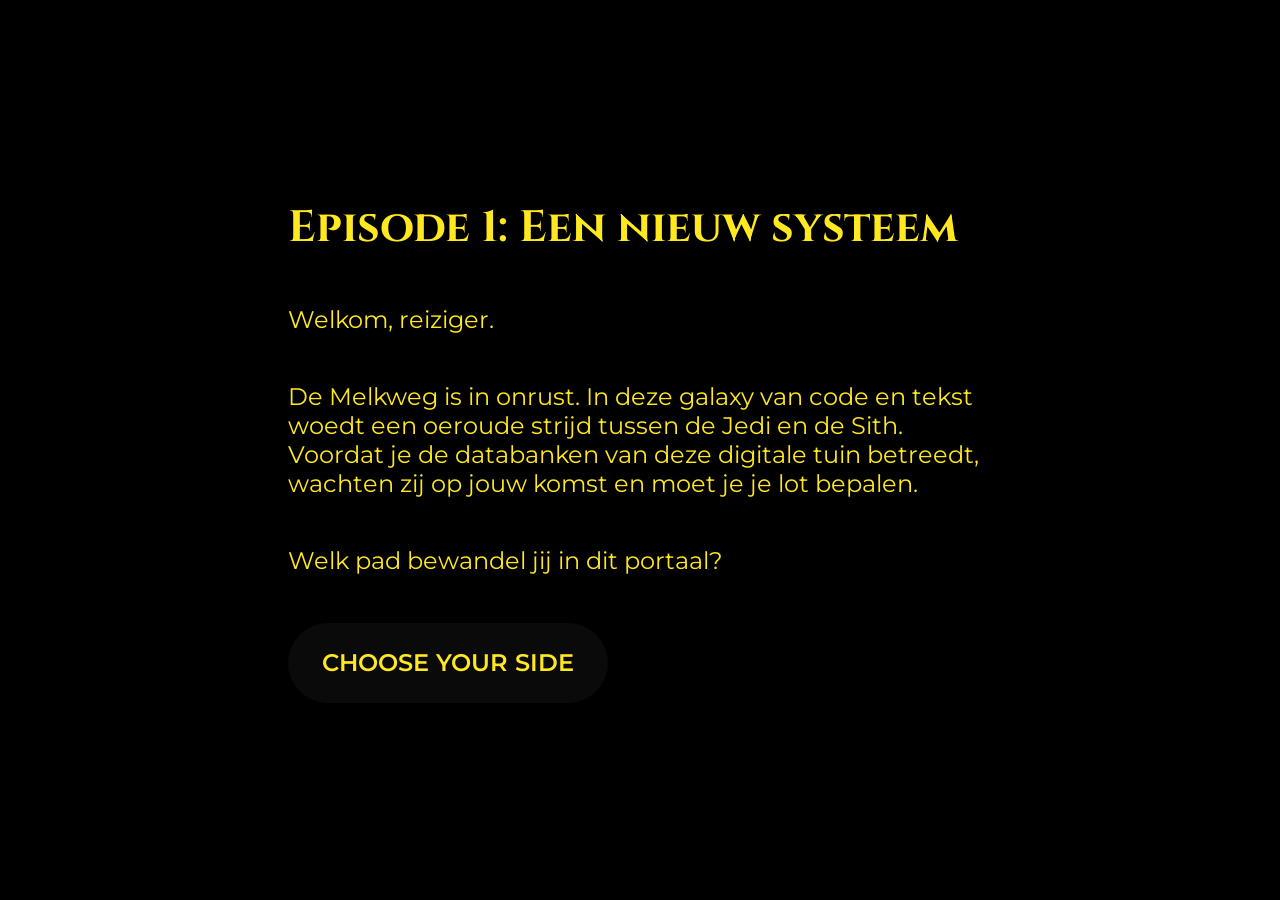
<file: index.html>
<!doctype html>
<html lang="nl">
<head>
  <meta charset="UTF-8" />
  <meta name="viewport" content="width=device-width, initial-scale=1.0" />
  <meta name="author" content="Amy van Duin" />
  <meta name="color-scheme" content="dark light" />
  <title>Bloomigskils</title>
  <link rel="stylesheet" href="./assets/style/landingpage.css" />
</head>
<body>
 
  <video autoplay loop muted playsinline class="jumpspeedbg" aria-hidden="true">
    <source src="./assets/images/jumpspeedbg.mp4" type="video/mp4">
  </video>
  <main class="intro" aria-label="Introductie">
    <section id="crawl">
        <h1>Episode 1: Een nieuw systeem</h1>
        <p>Welkom, reiziger.</p>
        <p>De Melkweg is in onrust. In deze galaxy van code en tekst woedt een oeroude strijd tussen de
          Jedi en de Sith.
          Voordat je de databanken van deze digitale tuin betreedt, wachten zij op jouw komst en moet je je lot bepalen.
        </p>
        <p>Welk pad bewandel jij in dit portaal?</p>
    
        <a href="./pages/theme.html">Choose Your side</a>
    </section>
  </main>
</body>
</html>
</file>
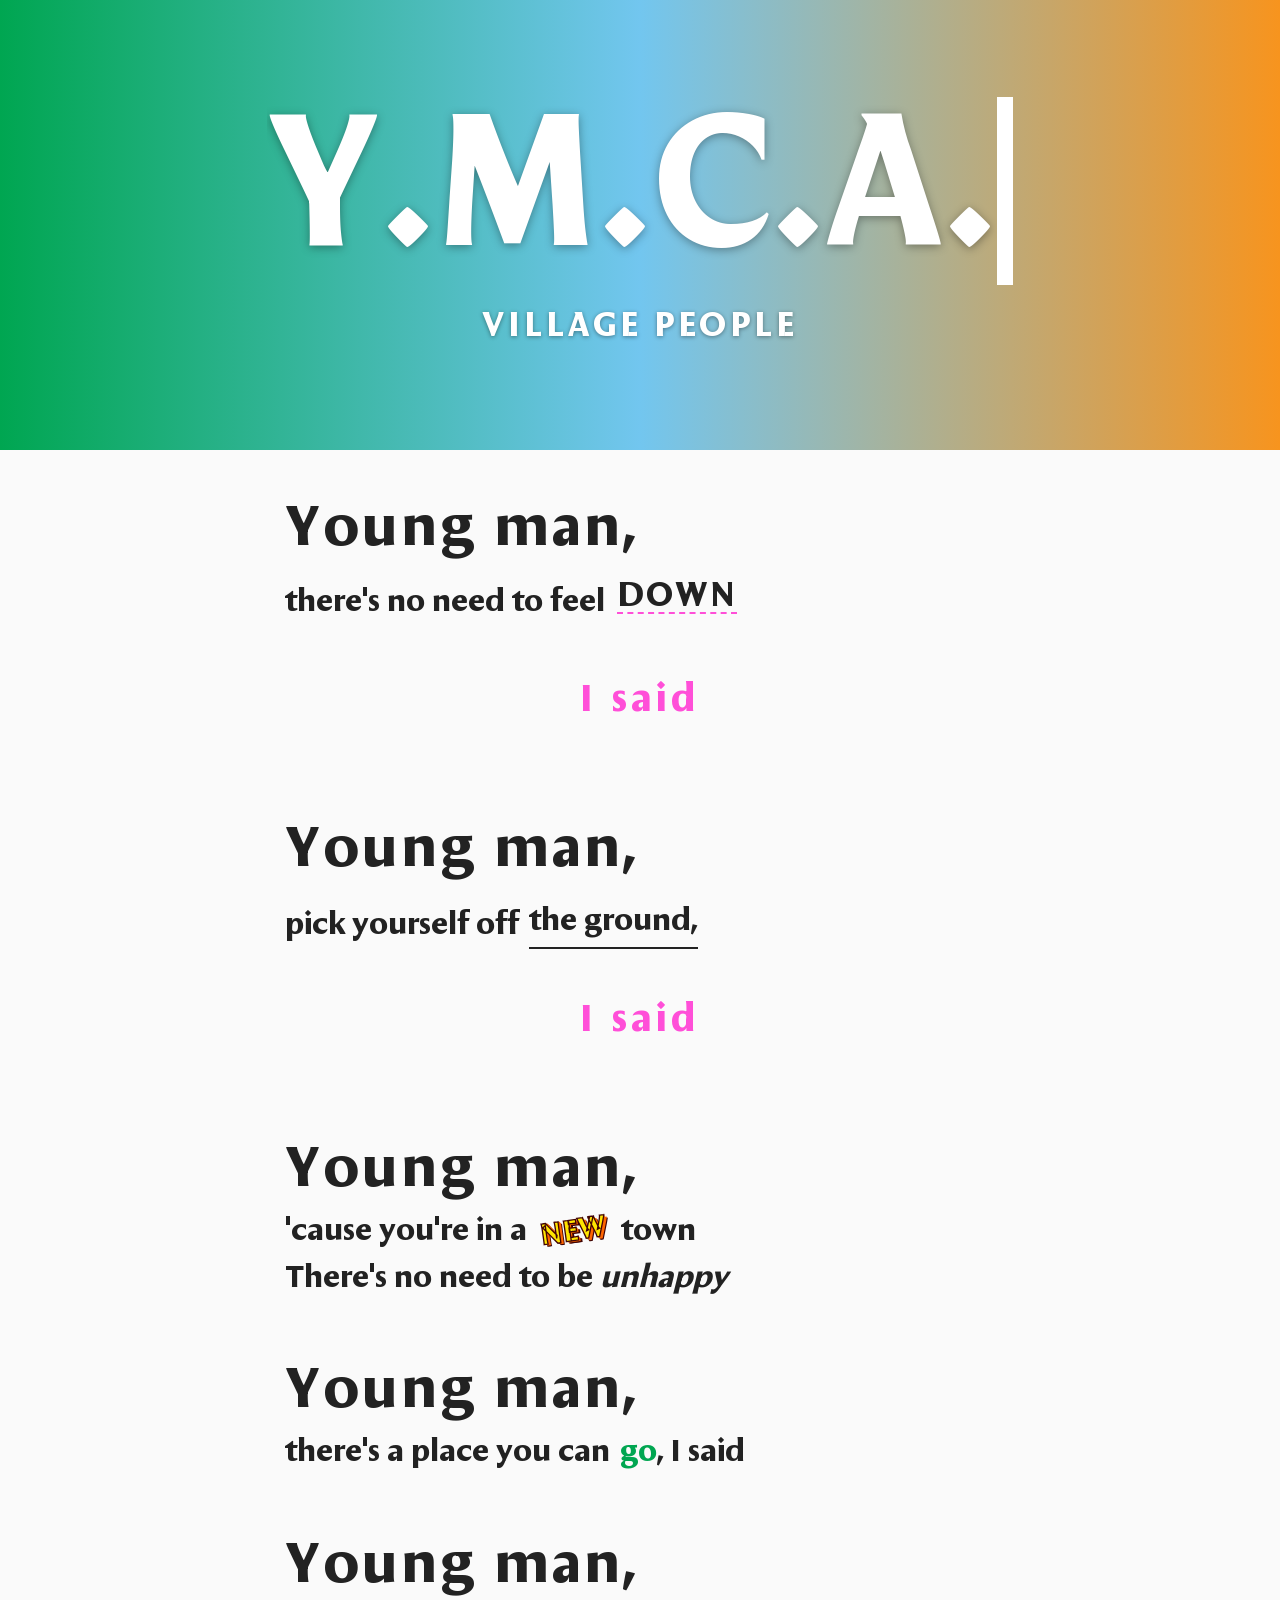
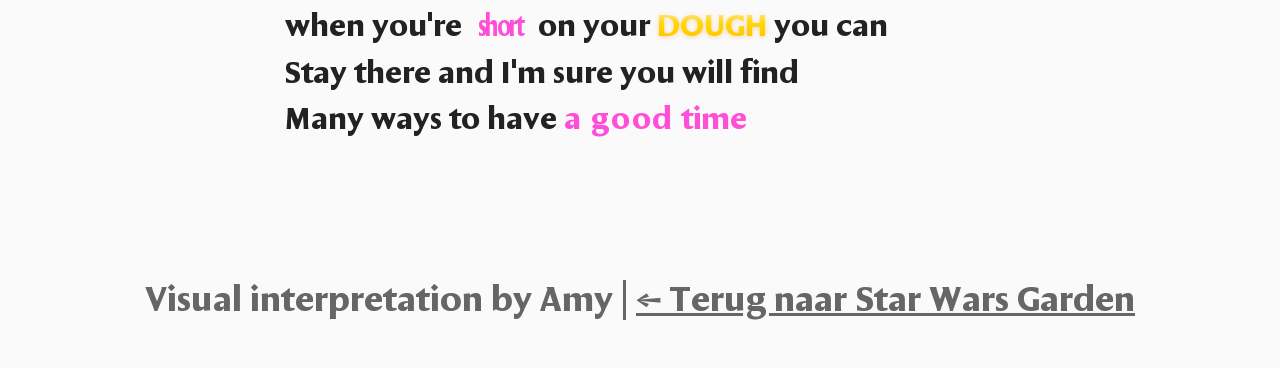
<file: opdracht lyrics/ymca.html>
<!DOCTYPE html>
<html lang="en">

<head>
  <meta charset="UTF-8">
  <meta name="viewport" content="width=device-width, initial-scale=1.0">
  <meta http-equiv="X-UA-Compatible" content="ie=edge">
  <title>YMCA</title>
  <link rel="stylesheet" href="ymca.css">
  <meta name="copyright" content="Design by Amy">
  <meta name="description" content="YMCA Lyrics Visual Interpretation">
  <meta name="keywords" content="YMCA, Typography, Variable Fonts">
</head>

<body>
  <header>
    <section>
      <h1 class="fx-typing">Y.M.C.A.</h1>
      <p>Village People</p>
    </section>
  </header>

  <main>
    <section>
      <article>
        <h2 class="fx-loud">Young man,</h2>
        <p>there's no need to feel</p>
        <p class="fx-fall">down</p>
        <h3 class="fx-heartbeat">I said</h3>
      </article>

      <article>
        <h2 class="fx-loud">Young man,</h2>
        <p>pick yourself off</p>
        <p>the ground,</p>
        <h3 class="fx-heartbeat">I said</h3>
      </article>

      <article>
        <h2 class="fx-loud">Young man,</h2>
        <p>'cause you're in a <span class="fx-new">new</span> town<br>
           There's no need to be <span class="fx-unhappy">unhappy</span></p>
      </article>

      <article>
        <h2 class="fx-loud">Young man,</h2>
        <p>there's a place you can <span class="fx-go">go</span>, I said</p>
      </article>

      <article>
        <h2 class="fx-loud">Young man,</h2>
        <p>when you're <span class="fx-short">short</span> on your <span class="fx-dough">dough</span> you can<br>
          Stay there and I'm sure you will find<br>
          Many ways to have <span>a good</span> <span class="fx-time">time</span></p>
      </article>
    </section>
  </main>

  <footer>
    <p>Visual interpretation by Amy | <a href="../pages/homepage.html">← Terug naar Star Wars Garden</a></p>
  </footer>
</body>

</html>
</file>
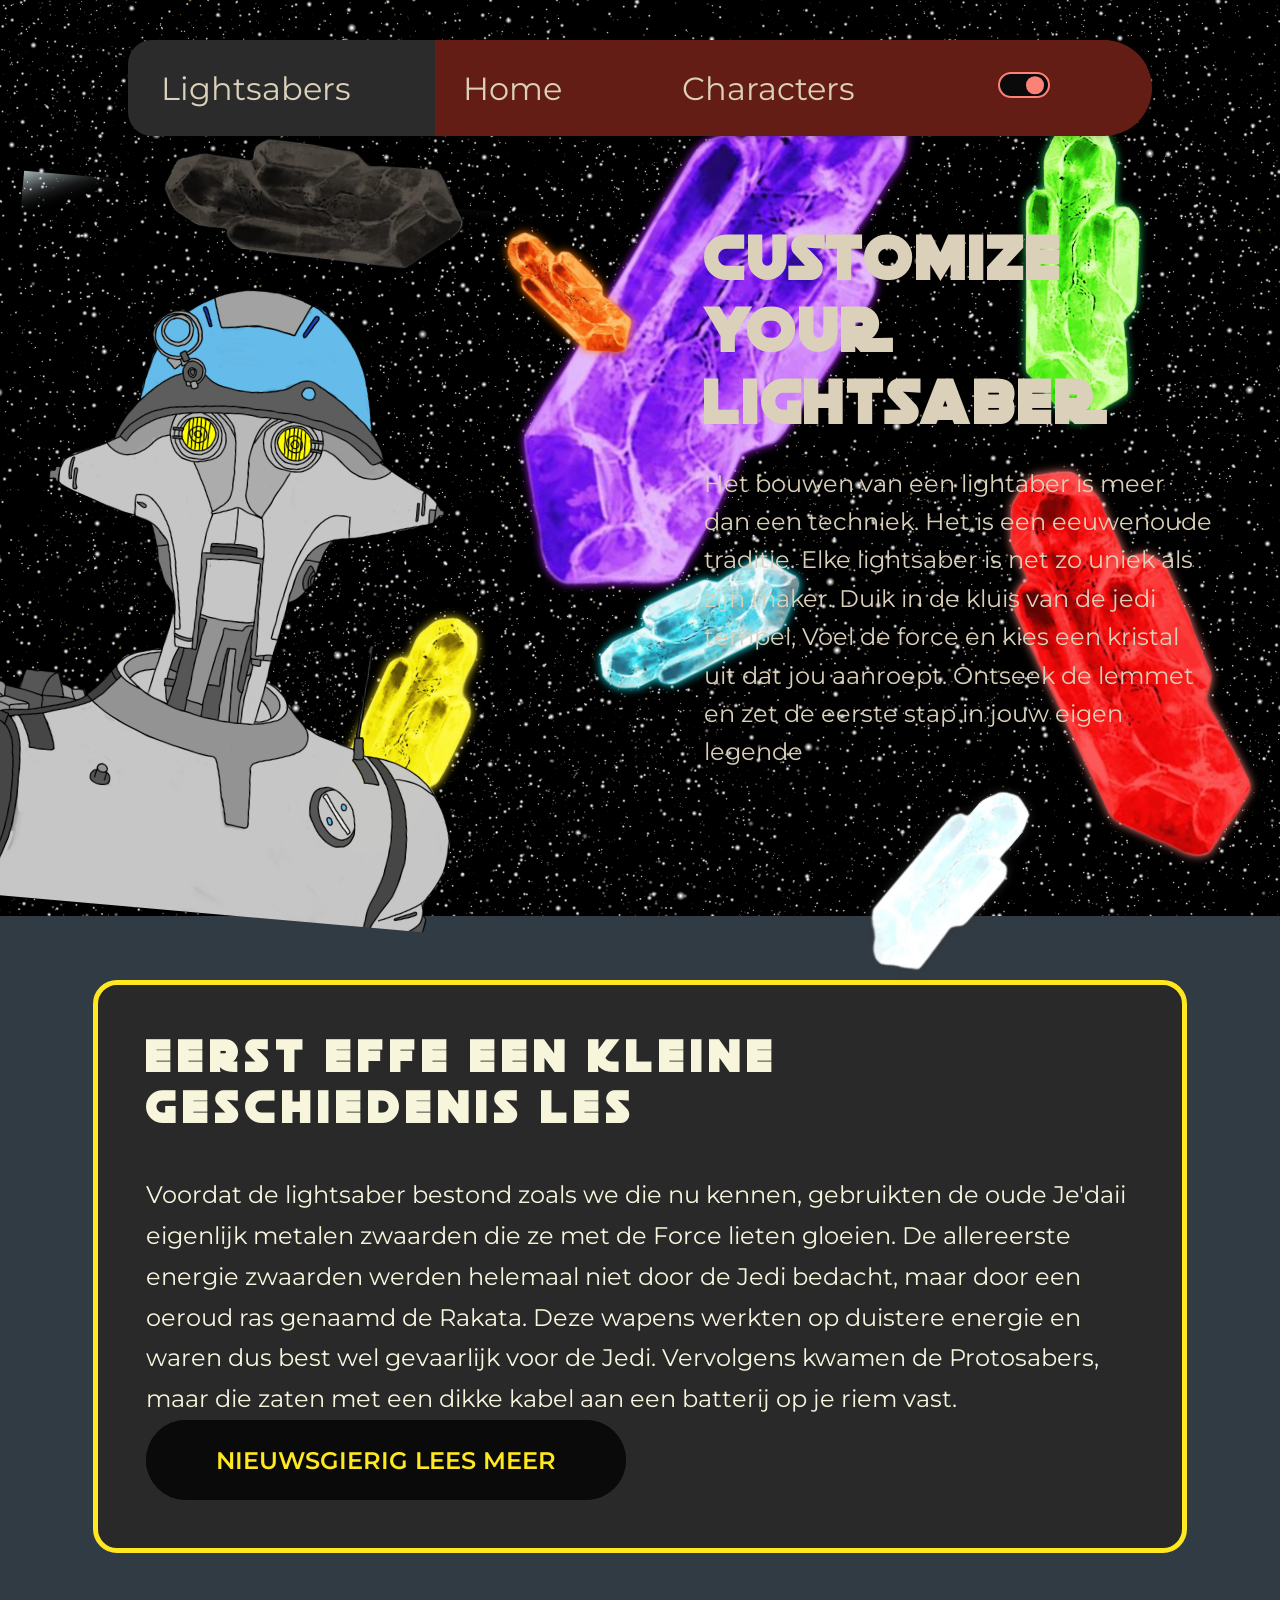
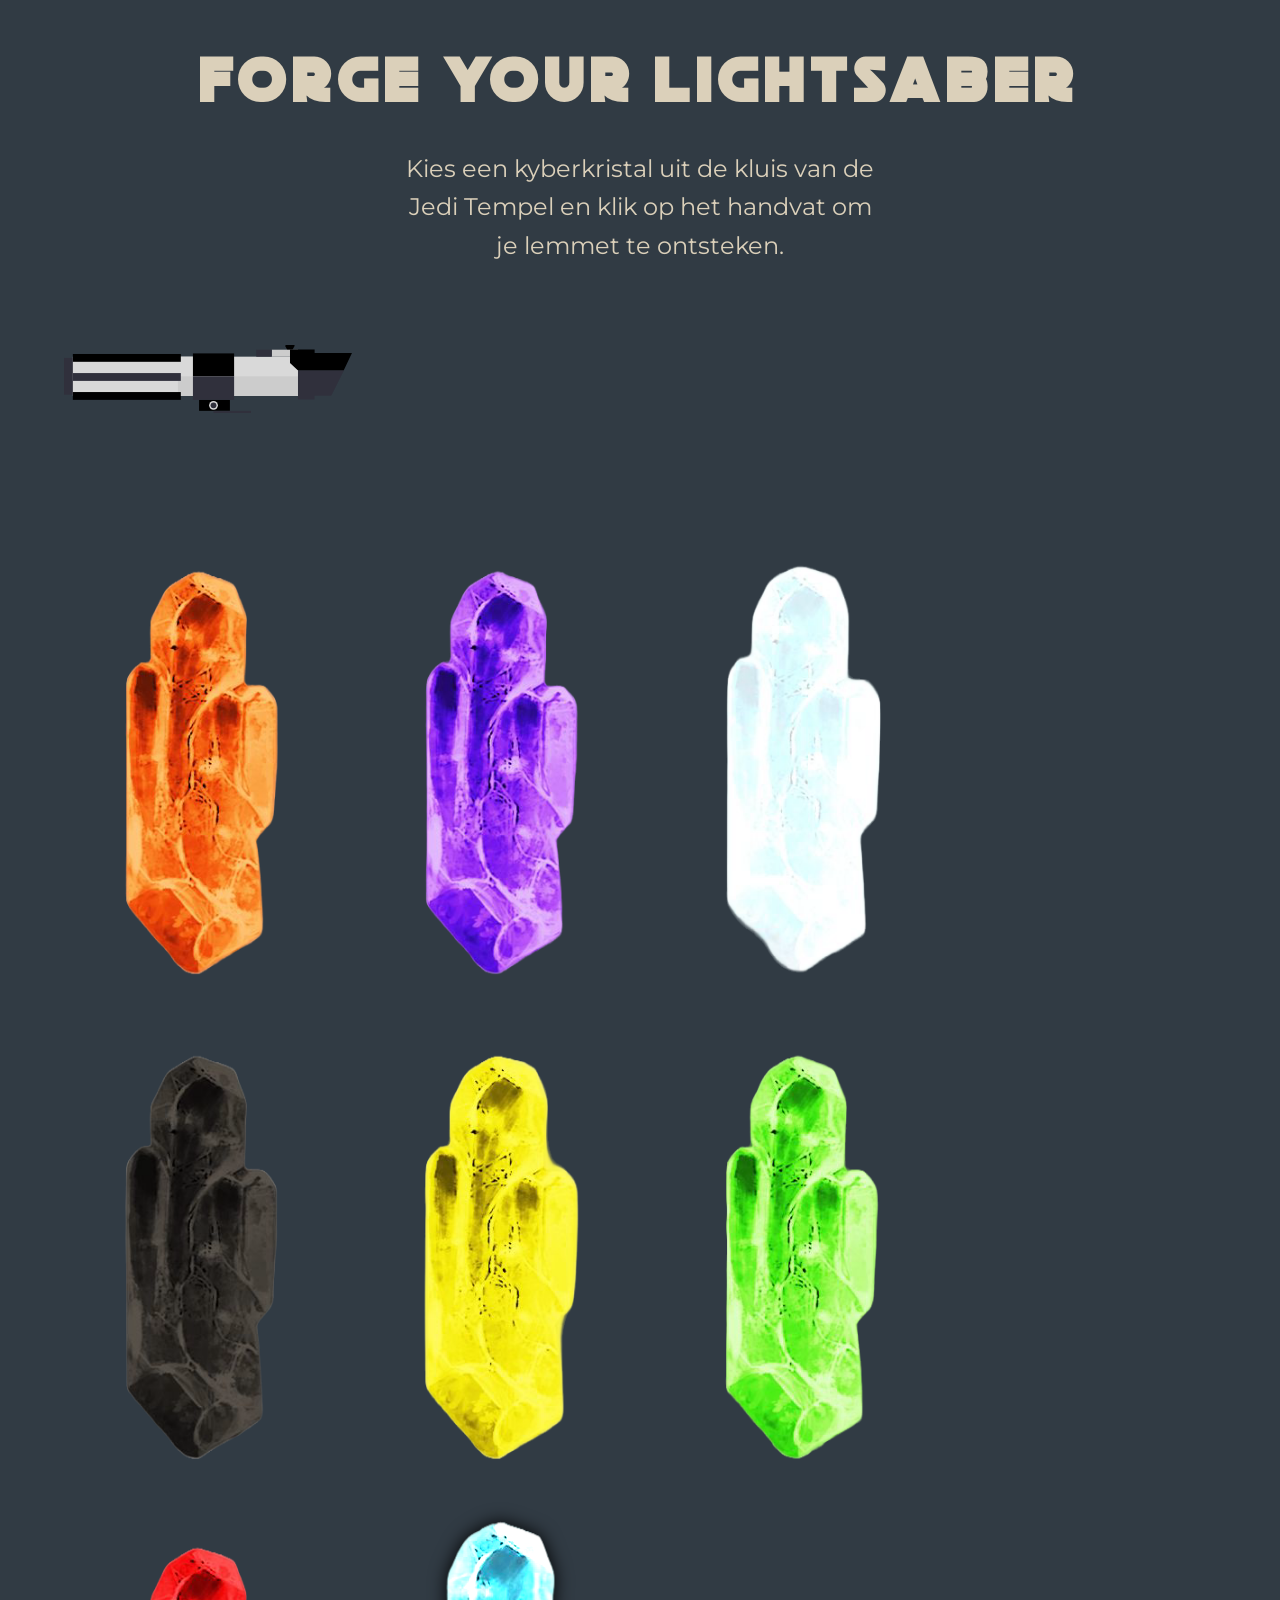
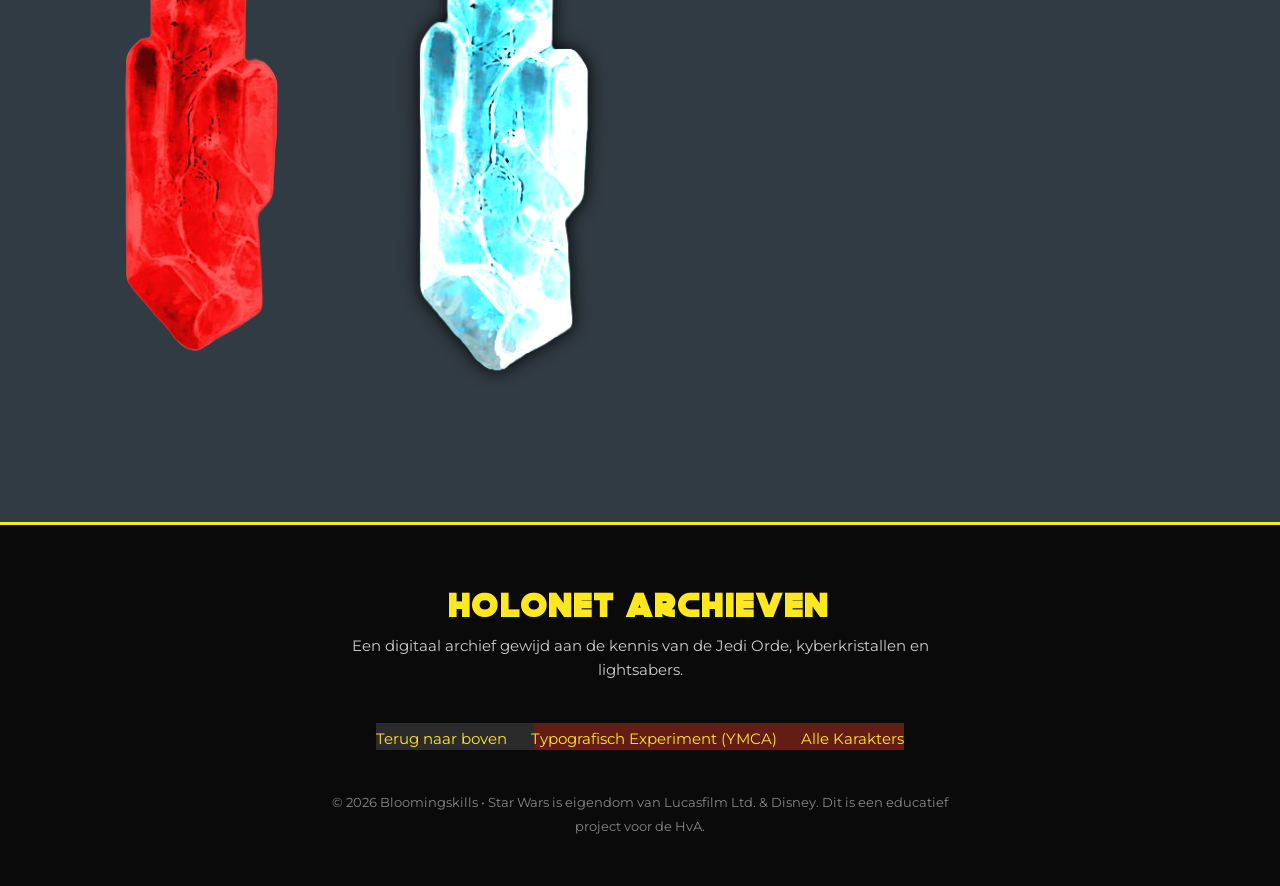
<file: pages/build-a-lightsaber-dark.html>
<!DOCTYPE html>
<html lang="nl">

<head>
    <meta charset="UTF-8">
    <meta name="viewport" content="width=device-width, initial-scale=1.0">
    <title>Build A Lightsaber</title>

    <link rel="stylesheet" href="../assets/style/build-lightsaber.css">

    <script src="../assets/js/build-lightsaber.js" defer></script>
    <script src="../assets/js/themePreference.js"></script>
</head>

<body>
    <header id="header">
        <a href="#main">Direct naar de hoofdinhoud</a>
        <!-- 1. Navigatiebalk -->
        <nav aria-label="Hoofdnavigatie">
            <ul>
                <li>
                    <a href="./build-a-lightsaber-dark.html" aria-current="page">
                        <img src="../assets/images/SVG/lightsaber-icon.svg"
                            alt="Dit is een afbeelding van twee lightsabers die je naar de lightsaber pagina heen stuurt"
                            aria-hidden="true">Lightsabers
                    </a>
                </li>
                <li>
                    <a href="./homepage-dark.html">
                        <img src="../assets/images/SVG/Home-icon.svg"
                            alt="Dit is een afbeelding van een starwars huisje die je naar de home pagina heen stuurt"
                            aria-hidden="true"> Home
                    </a>
                </li>
                <li>
                    <a href="./karakterpagina-dark.html">
                        <img src="../assets/images/SVG/characters-icon.svg"
                            alt="Dit is een afbeelding van een darth vader zijn helm huisje die je naar de karakters pagina heen stuurt"
                            aria-hidden="true"> Characters
                    </a>
                </li>
                <li>
                    <input type="checkbox" id="theme-toggle" aria-label="Schakel donkere modus in">
                    <label for="theme-toggle" title="Wissel Light/Dark side"></label>
                </li>
            </ul>
        </nav>

        <picture>
            <source srcset="../assets/images/huyangschets.png" media="(width > 70rem)">
            <source srcset="../assets/images/huyangschets.png" media="(width > 105rem)">
            <img src="../assets/images/huyangschets.png" alt="Professor Huyang schets" aria-hidden="true">
        </picture>

        <div aria-hidden="true">
            <img src="../assets/images/kyberkristal-black.png" alt="">
        </div>

        <div aria-hidden="true">
            <img src="../assets/images/kyberkristal-red.png" alt="">
        </div>

        <div aria-hidden="true">
            <img src="../assets/images/kyberkristal-white.png" alt="">
        </div>

        <div aria-hidden="true">
            <img src="../assets/images/kyberkristal-purple.png" alt="">
        </div>

        <div aria-hidden="true">
            <img src="../assets/images/kyberkristal_yellow.png" alt="">
        </div>

        <div aria-hidden="true">
            <img src="../assets/images/kyberkristal-orange.png" alt="">
        </div>

        <div aria-hidden="true">
            <img src="../assets/images/kyberkristal-green.png" alt="">
        </div>

        <div aria-hidden="true">
            <img src="../assets/images/kyberkristal-blue.png" alt="">
        </div>

        <section aria-labelledby="hero-title">
            <h1 id="hero-title">CUSTOMIZE YOUR LIGHTSABER</h1>
            <p>
                Het bouwen van een lightaber is meer dan een techniek. Het is een eeuwenoude traditie. Elke lightsaber
                is net zo uniek als zijn maker. Duik in de kluis van de jedi tempel, Voel de force en kies een kristal
                uit dat jou aanroept. Ontseek de lemmet en zet de eerste stap in jouw eigen legende
            </p>
        </section>
    </header>

    <main id="main">
        <section aria-labelledby="history-title">
            <h2 id="history-title"> Eerst effe een kleine geschiedenis les</h2>
            <p>Voordat de lightsaber bestond zoals we die nu kennen, gebruikten de oude Je'daii eigenlijk metalen
                zwaarden die ze met de Force lieten gloeien. De allereerste energie zwaarden werden helemaal niet door
                de Jedi bedacht, maar door een oeroud ras genaamd de Rakata. Deze wapens werkten op duistere energie en
                waren dus best wel gevaarlijk voor de Jedi. Vervolgens kwamen de Protosabers, maar die zaten met een
                dikke kabel aan een batterij op je riem vast.</p>

            <section id="history-extra" hidden>
                <p>Dit was niet echt handig, want je kon niet goed bewegen en ze raakten heel snel oververhit. Daarnaast
                    heb ik geleerd dat de Sith de technologie uiteindelijk hebben verbeterd door de batterij gewoon in
                    het handvat zelf te stoppen. De Sith kregen hun bekende rode kleur door hun kristallen te laten
                    "bloeden" met de dark side. Uiteindelijk hebben de Jedi deze moderne lightsaber helemaal overgenomen
                    en werd het echt hun kenmerkende symbool. Tijdens de Clone Wars werden ze heel veel gebruikt omdat
                    de Jedi toen generaals waren. Maar na Order 66 moesten de overlevers hun lightsabers echt goed gaan
                    verstoppen om niet ontdekt te worden door de Empire.</p>
                <p>Dit was niet echt handig, want je kon niet goed bewegen en ze raakten heel snel oververhit. Daarnaast
                    heb ik geleerd dat de Sith de technologie uiteindelijk hebben verbeterd door de batterij gewoon in
                    het handvat zelf te stoppen. De Sith kregen hun bekende rode kleur door hun kristallen te laten
                    "bloeden" met de dark side. Uiteindelijk hebben de Jedi deze moderne lightsaber helemaal overgenomen
                    en werd het echt hun kenmerkende symbool. Tijdens de Clone Wars werden ze heel veel gebruikt omdat
                    de Jedi toen generaals waren. Maar na Order 66 moesten de overlevers hun lightsabers echt goed gaan
                    verstoppen om niet ontdekt te worden door de Empire.</p>
            </section>

            <button type="button" id="history-knop" aria-expanded="false" aria-controls="history-extra">Nieuwsgierig
                lees meer</button>

        </section>

        <section aria-labelledby="forge-title">
            <h2 id="forge-title">Forge your lightsaber</h2>
            <p> Kies een kyberkristal uit de kluis van de Jedi Tempel en klik op het handvat om je lemmet te ontsteken.
            </p>

            <section>
                <button type="button" id="lightsaber-toggle" aria-label="Ontsteek of doof het lightsaber lemmet"
                    aria-pressed="false">
                    <img src="../assets/images/lightsaber1.svg" alt="Lightsaber handvat">
                </button>
            </section>

            <section>
                <div role="group" aria-label="Selecteer een kyberkristal">
                    <button type="button" data-color="orange" data-blade="#ff7700" data-glow="rgba(255, 119, 0, 0.7)"
                        aria-label="Oranje kyberkristal" aria-pressed="false">
                        <img src="../assets/images/kyberkristal-orange.png" alt="" aria-hidden="true">
                    </button>
                    <button type="button" data-color="purple" data-blade="#b026ff" data-glow="rgba(176, 38, 255, 0.7)"
                        aria-label="Paarse kyberkristal" aria-pressed="false">
                        <img src="../assets/images/kyberkristal-purple.png" alt="" aria-hidden="true">
                    </button>
                    <button type="button" data-color="white" data-blade="#ffffff" data-glow="rgba(255, 255, 255, 0.85)"
                        aria-label="Witte kyberkristal" aria-pressed="false">
                        <img src="../assets/images/kyberkristal-white.png" alt="" aria-hidden="true">
                    </button>
                    <button type="button" data-color="black" data-blade="#000000" data-glow="rgba(255, 255, 255, 0.95)"
                        aria-label="Zwarte kyberkristal (Darksaber)" aria-pressed="false">
                        <img src="../assets/images/kyberkristal-black.png" alt="" aria-hidden="true">
                    </button>
                    <button type="button" data-color="yellow" data-blade="#FFE81F" data-glow="rgba(255, 232, 31, 0.7)"
                        aria-label="Gele kyberkristal" aria-pressed="false">
                        <img src="../assets/images/kyberkristal_yellow.png" alt="" aria-hidden="true">
                    </button>
                    <button type="button" data-color="green" data-blade="#22c55e" data-glow="rgba(34, 197, 94, 0.7)"
                        aria-label="Groene kyberkristal" aria-pressed="false">
                        <img src="../assets/images/kyberkristal-green.png" alt="" aria-hidden="true">
                    </button>
                    <button type="button" data-color="red" data-blade="#FE8178" data-glow="rgba(254, 129, 120, 0.7)"
                        aria-label="Rode kyberkristal" aria-pressed="false">
                        <img src="../assets/images/kyberkristal-red.png" alt="" aria-hidden="true">
                    </button>
                    <button type="button" data-color="blue" data-blade="#15F2FD" data-glow="rgba(21, 242, 253, 0.7)"
                        aria-label="Blauwe kyberkristal" aria-pressed="true">
                        <img src="../assets/images/kyberkristal-blue.png" alt="" aria-hidden="true">
                    </button>
                </div>
            </section>
        </section>
    </main>

    <footer>
        <section>
            <h2>Holonet Archieven</h2>
            <p>Een digitaal archief gewijd aan de kennis van de Jedi Orde, kyberkristallen en lightsabers.</p>
        </section>
        <nav aria-label="Footer navigatie">
            <ul>
                <li><a href="#header">Terug naar boven</a></li>
                <li><a href="../opdracht%20lyrics/ymca.html">Typografisch Experiment (YMCA)</a></li>
                <li><a href="./karakterpagina.html">Alle Karakters</a></li>
            </ul>
        </nav>
        <section>
            <p><small>&copy; 2026 Bloomingskills &bull; Star Wars is eigendom van Lucasfilm Ltd. &amp; Disney. Dit is
                    een educatief project voor de HvA.</small></p>
        </section>
    </footer>


</body>

</html>
</file>
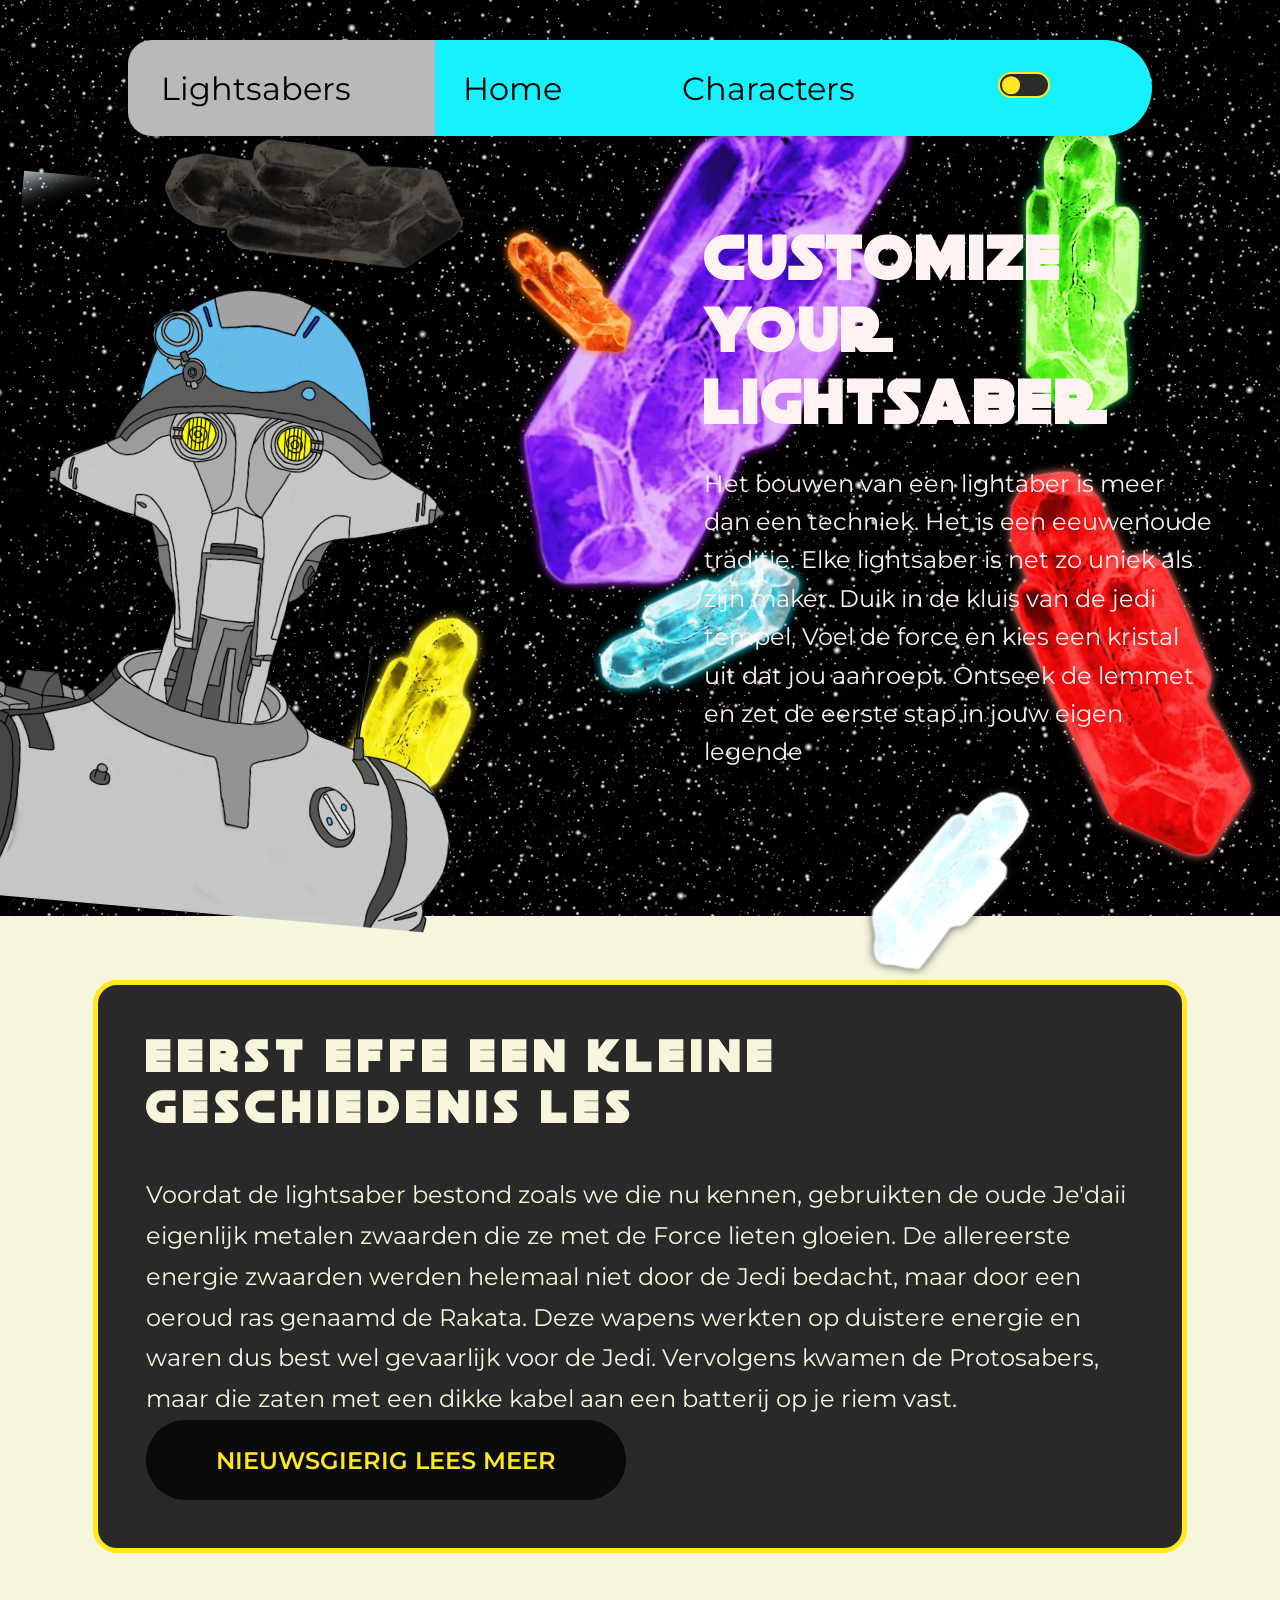
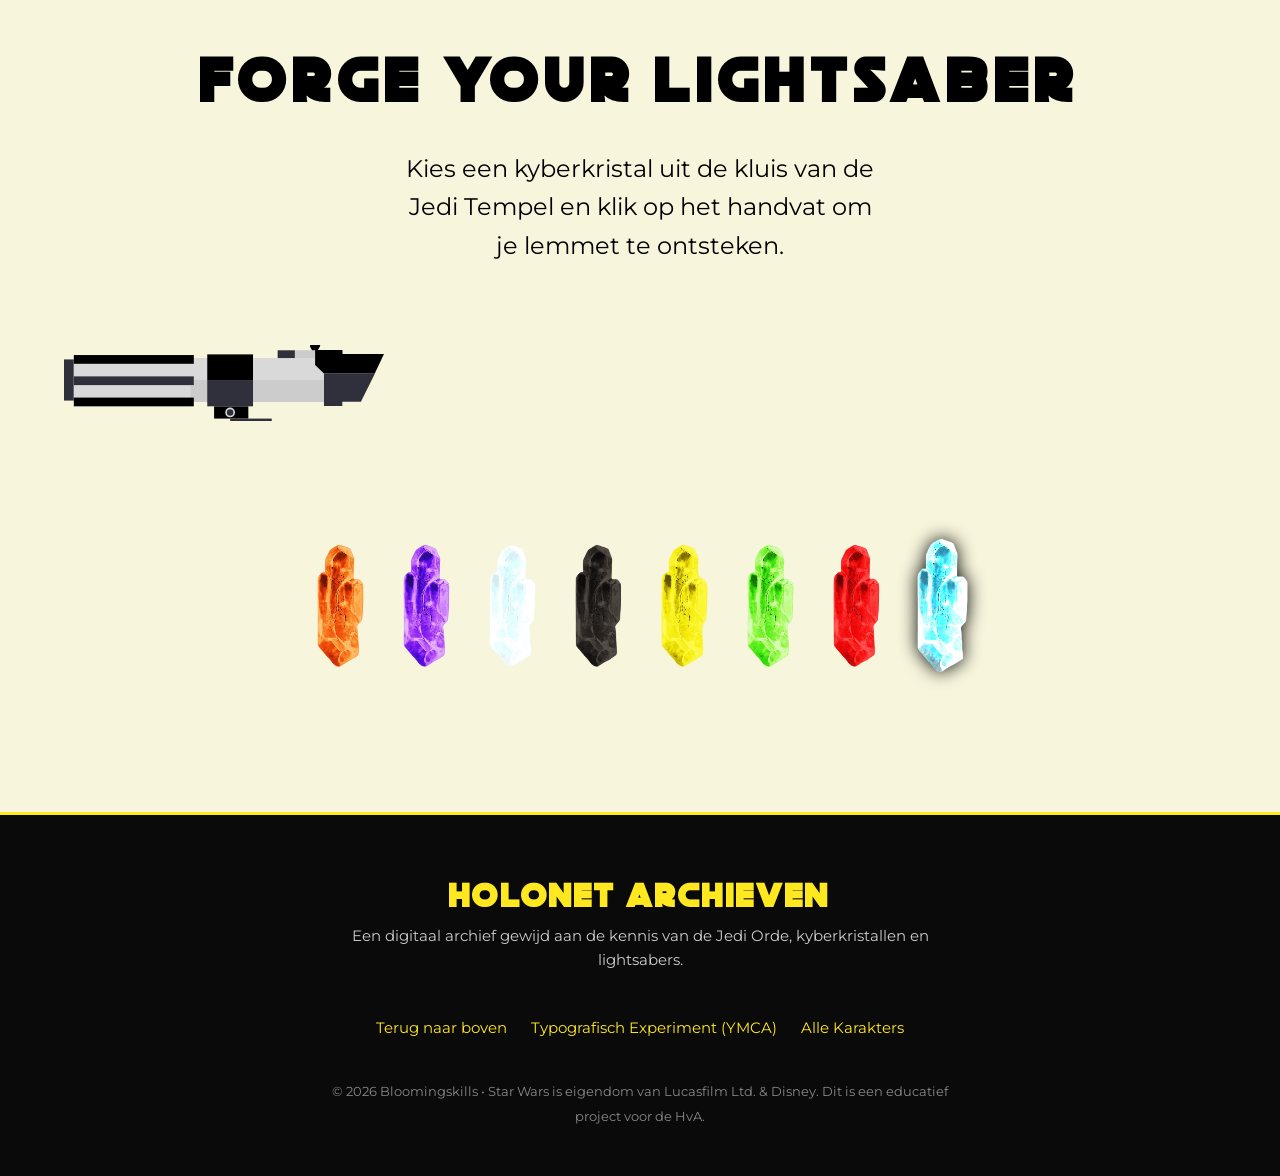
<file: pages/build-a-lightsaber.html>
<!DOCTYPE html>
<html lang="nl">

<head>
    <meta charset="UTF-8">
    <meta name="viewport" content="width=device-width, initial-scale=1.0">
    <title>Build A Lightsaber</title>

    <link rel="stylesheet" href="../assets/style/build-lightsaber.css">
    <script src="../assets/js/build-lightsaber.js" defer></script>
    <script src="../assets/js/themePreference.js"></script>
</head>

<body>
    <header id="header">
        <a href="#main">Direct naar de hoofdinhoud</a>
        <!-- 1. Navigatiebalk -->
        <nav aria-label="Hoofdnavigatie">
            <ul>
                <li>
                    <a href="./build-a-lightsaber.html" aria-current="page">
                        <img src="../assets/images/SVG/lightsaber-icon.svg"
                            alt="Dit is een afbeelding van twee lightsabers die je naar de lightsaber pagina heen stuurt"
                            aria-hidden="true">Lightsabers
                    </a>
                </li>
                <li>
                    <a href="./homepage.html">
                        <img src="../assets/images/SVG/Home-icon.svg"
                            alt="Dit is een afbeelding van een starwars huisje die je naar de home pagina heen stuurt"
                            aria-hidden="true"> Home
                    </a>
                </li>
                <li>
                    <a href="./karakterpagina.html">
                        <img src="../assets/images/SVG/characters-icon.svg"
                            alt="Dit is een afbeelding van een darth vader zijn helm huisje die je naar de karakters pagina heen stuurt"
                            aria-hidden="true"> Characters
                    </a>
                </li>
                <li>
                    <input type="checkbox" id="theme-toggle" aria-label="Schakel donkere modus in">
                    <label for="theme-toggle" title="Wissel Light/Dark side"></label>
                </li>
            </ul>
        </nav>

        <picture>
            <source srcset="../assets/images/huyangschets.png" media="(width > 70rem)">
            <source srcset="../assets/images/huyangschets.png" media="(width > 105rem)">
            <img src="../assets/images/huyangschets.png" alt="Professor Huyang schets" aria-hidden="true">
        </picture>

        <div aria-hidden="true">
            <img src="../assets/images/kyberkristal-black.png" alt="">
        </div>

        <div aria-hidden="true">
            <img src="../assets/images/kyberkristal-red.png" alt="">
        </div>

        <div aria-hidden="true">
            <img src="../assets/images/kyberkristal-white.png" alt="">
        </div>

        <div aria-hidden="true">
            <img src="../assets/images/kyberkristal-purple.png" alt="">
        </div>

        <div aria-hidden="true">
            <img src="../assets/images/kyberkristal_yellow.png" alt="">
        </div>

        <div aria-hidden="true">
            <img src="../assets/images/kyberkristal-orange.png" alt="">
        </div>

        <div aria-hidden="true">
            <img src="../assets/images/kyberkristal-green.png" alt="">
        </div>

        <div aria-hidden="true">
            <img src="../assets/images/kyberkristal-blue.png" alt="">
        </div>

        <section aria-labelledby="hero-title">
            <h1 id="hero-title">CUSTOMIZE YOUR LIGHTSABER</h1>
            <p>
                Het bouwen van een lightaber is meer dan een techniek. Het is een eeuwenoude traditie. Elke lightsaber
                is net zo uniek als zijn maker. Duik in de kluis van de jedi tempel, Voel de force en kies een kristal
                uit dat jou aanroept. Ontseek de lemmet en zet de eerste stap in jouw eigen legende
            </p>
        </section>
    </header>

    <main id="main">
        <section aria-labelledby="history-title">
            <h2 id="history-title"> Eerst effe een kleine geschiedenis les</h2>
            <p>Voordat de lightsaber bestond zoals we die nu kennen, gebruikten de oude Je'daii eigenlijk metalen
                zwaarden die ze met de Force lieten gloeien. De allereerste energie zwaarden werden helemaal niet door
                de Jedi bedacht, maar door een oeroud ras genaamd de Rakata. Deze wapens werkten op duistere energie en
                waren dus best wel gevaarlijk voor de Jedi. Vervolgens kwamen de Protosabers, maar die zaten met een
                dikke kabel aan een batterij op je riem vast.</p>

            <section id="history-extra" hidden>
                <p>Dit was niet echt handig, want je kon niet goed bewegen en ze raakten heel snel oververhit. Daarnaast
                    heb ik geleerd dat de Sith de technologie uiteindelijk hebben verbeterd door de batterij gewoon in
                    het handvat zelf te stoppen. De Sith kregen hun bekende rode kleur door hun kristallen te laten
                    "bloeden" met de dark side. Uiteindelijk hebben de Jedi deze moderne lightsaber helemaal overgenomen
                    en werd het echt hun kenmerkende symbool. Tijdens de Clone Wars werden ze heel veel gebruikt omdat
                    de Jedi toen generaals waren. Maar na Order 66 moesten de overlevers hun lightsabers echt goed gaan
                    verstoppen om niet ontdekt te worden door de Empire.</p>
                <p>Dit was niet echt handig, want je kon niet goed bewegen en ze raakten heel snel oververhit. Daarnaast
                    heb ik geleerd dat de Sith de technologie uiteindelijk hebben verbeterd door de batterij gewoon in
                    het handvat zelf te stoppen. De Sith kregen hun bekende rode kleur door hun kristallen te laten
                    "bloeden" met de dark side. Uiteindelijk hebben de Jedi deze moderne lightsaber helemaal overgenomen
                    en werd het echt hun kenmerkende symbool. Tijdens de Clone Wars werden ze heel veel gebruikt omdat
                    de Jedi toen generaals waren. Maar na Order 66 moesten de overlevers hun lightsabers echt goed gaan
                    verstoppen om niet ontdekt te worden door de Empire.</p>
            </section>

            <button type="button" id="history-knop" aria-expanded="false" aria-controls="history-extra">Nieuwsgierig
                lees meer</button>

        </section>

        <section aria-labelledby="forge-title">
            <h2 id="forge-title">Forge your lightsaber</h2>
            <p> Kies een kyberkristal uit de kluis van de Jedi Tempel en klik op het handvat om je lemmet te ontsteken.
            </p>

            <section>
                <button type="button" id="lightsaber-toggle" aria-label="Ontsteek of doof het lightsaber lemmet"
                    aria-pressed="false">
                    <img src="../assets/images/lightsaber1.svg" alt="Lightsaber handvat">
                </button>
            </section>

            <section>
                <div role="group" aria-label="Selecteer een kyberkristal">
                    <button type="button" data-color="orange" data-blade="#ff7700" data-glow="rgba(255, 119, 0, 0.7)"
                        aria-label="Oranje kyberkristal" aria-pressed="false">
                        <img src="../assets/images/kyberkristal-orange.png" alt="" aria-hidden="true">
                    </button>
                    <button type="button" data-color="purple" data-blade="#b026ff" data-glow="rgba(176, 38, 255, 0.7)"
                        aria-label="Paarse kyberkristal" aria-pressed="false">
                        <img src="../assets/images/kyberkristal-purple.png" alt="" aria-hidden="true">
                    </button>
                    <button type="button" data-color="white" data-blade="#ffffff" data-glow="rgba(255, 255, 255, 0.85)"
                        aria-label="Witte kyberkristal" aria-pressed="false">
                        <img src="../assets/images/kyberkristal-white.png" alt="" aria-hidden="true">
                    </button>
                    <button type="button" data-color="black" data-blade="#000000" data-glow="rgba(255, 255, 255, 0.95)"
                        aria-label="Zwarte kyberkristal (Darksaber)" aria-pressed="false">
                        <img src="../assets/images/kyberkristal-black.png" alt="" aria-hidden="true">
                    </button>
                    <button type="button" data-color="yellow" data-blade="#FFE81F" data-glow="rgba(255, 232, 31, 0.7)"
                        aria-label="Gele kyberkristal" aria-pressed="false">
                        <img src="../assets/images/kyberkristal_yellow.png" alt="" aria-hidden="true">
                    </button>
                    <button type="button" data-color="green" data-blade="#22c55e" data-glow="rgba(34, 197, 94, 0.7)"
                        aria-label="Groene kyberkristal" aria-pressed="false">
                        <img src="../assets/images/kyberkristal-green.png" alt="" aria-hidden="true">
                    </button>
                    <button type="button" data-color="red" data-blade="#FE8178" data-glow="rgba(254, 129, 120, 0.7)"
                        aria-label="Rode kyberkristal" aria-pressed="false">
                        <img src="../assets/images/kyberkristal-red.png" alt="" aria-hidden="true">
                    </button>
                    <button type="button" data-color="blue" data-blade="#15F2FD" data-glow="rgba(21, 242, 253, 0.7)"
                        aria-label="Blauwe kyberkristal" aria-pressed="true">
                        <img src="../assets/images/kyberkristal-blue.png" alt="" aria-hidden="true">
                    </button>
                </div>
            </section>
        </section>
    </main>

    <footer>
        <section>
            <h2>Holonet Archieven</h2>
            <p>Een digitaal archief gewijd aan de kennis van de Jedi Orde, kyberkristallen en lightsabers.</p>
        </section>
        <nav aria-label="Footer navigatie">
            <ul>
                <li><a href="#header">Terug naar boven</a></li>
                <li><a href="../opdracht%20lyrics/ymca.html">Typografisch Experiment (YMCA)</a></li>
                <li><a href="./karakterpagina.html">Alle Karakters</a></li>
            </ul>
        </nav>
        <section>
            <p><small>&copy; 2026 Bloomingskills &bull; Star Wars is eigendom van Lucasfilm Ltd. &amp; Disney. Dit is
                    een educatief project voor de HvA.</small></p>
        </section>
    </footer>


</body>

</html>
</file>
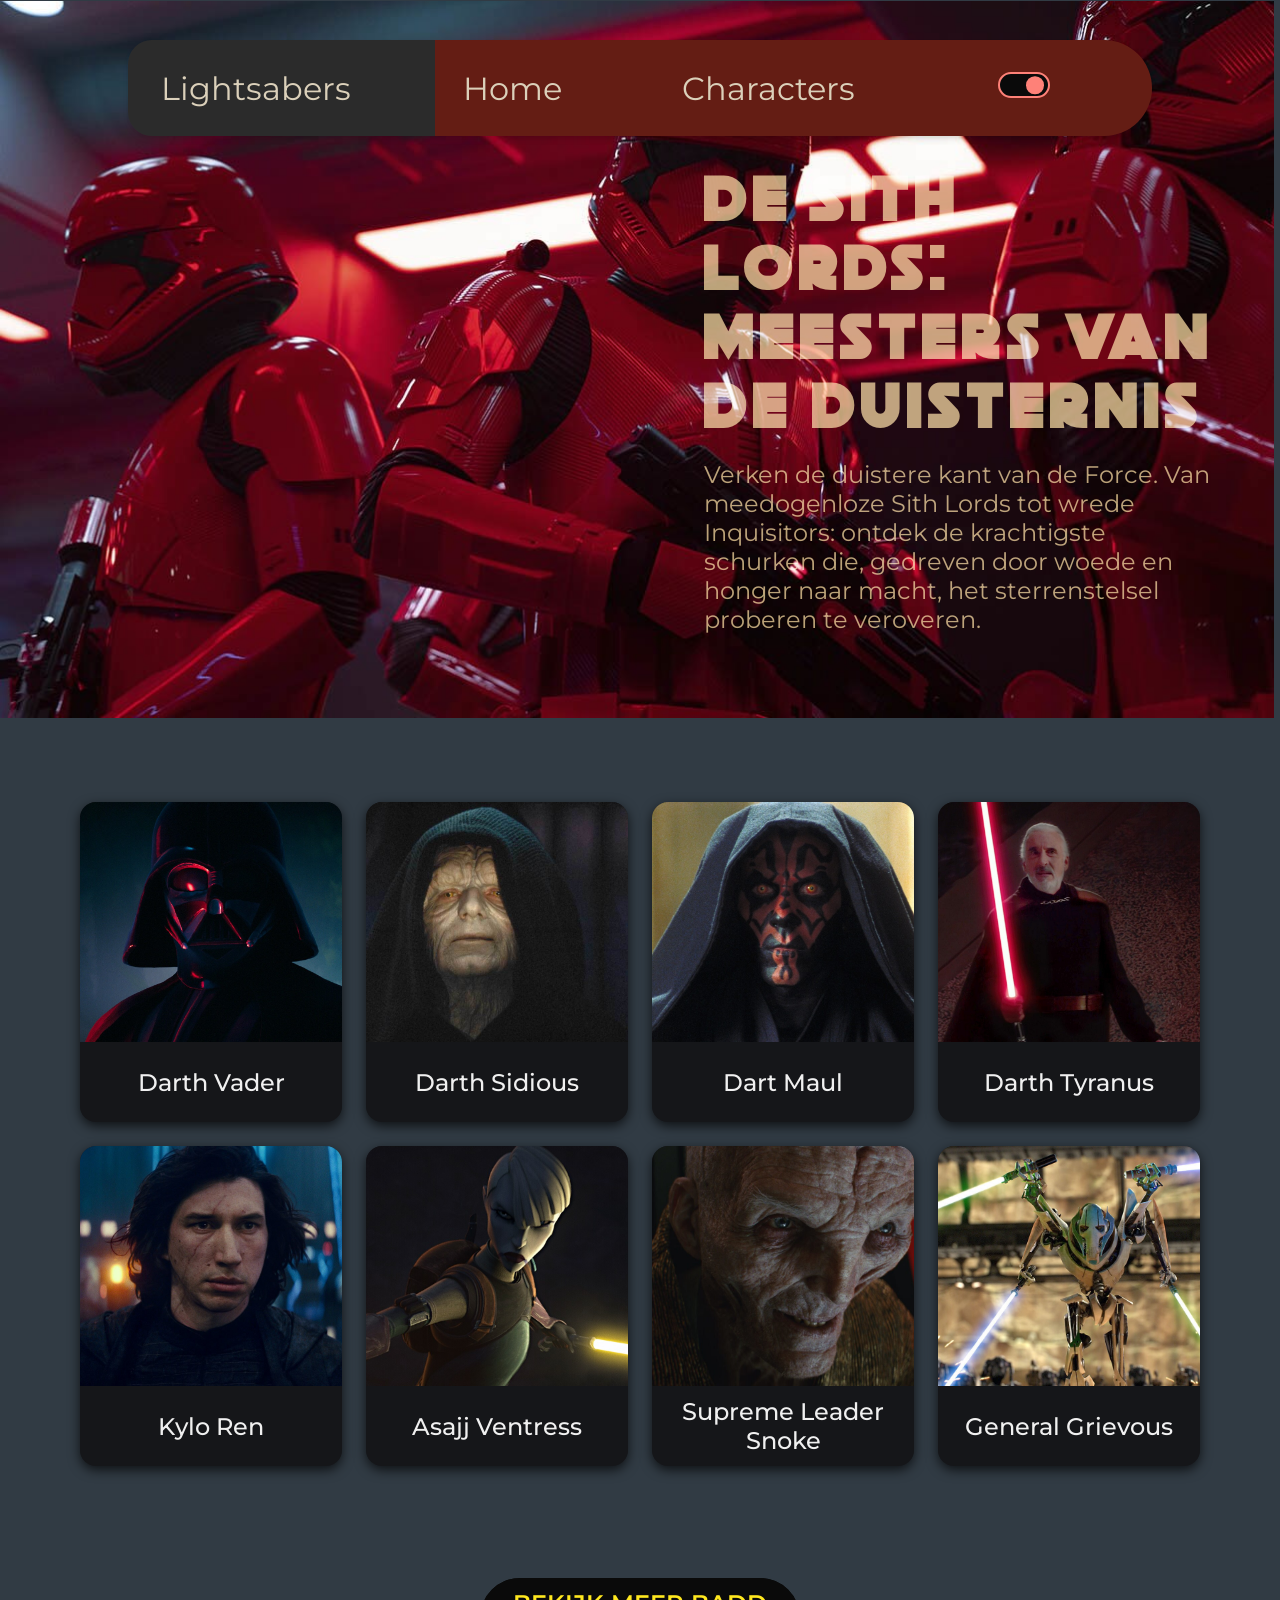
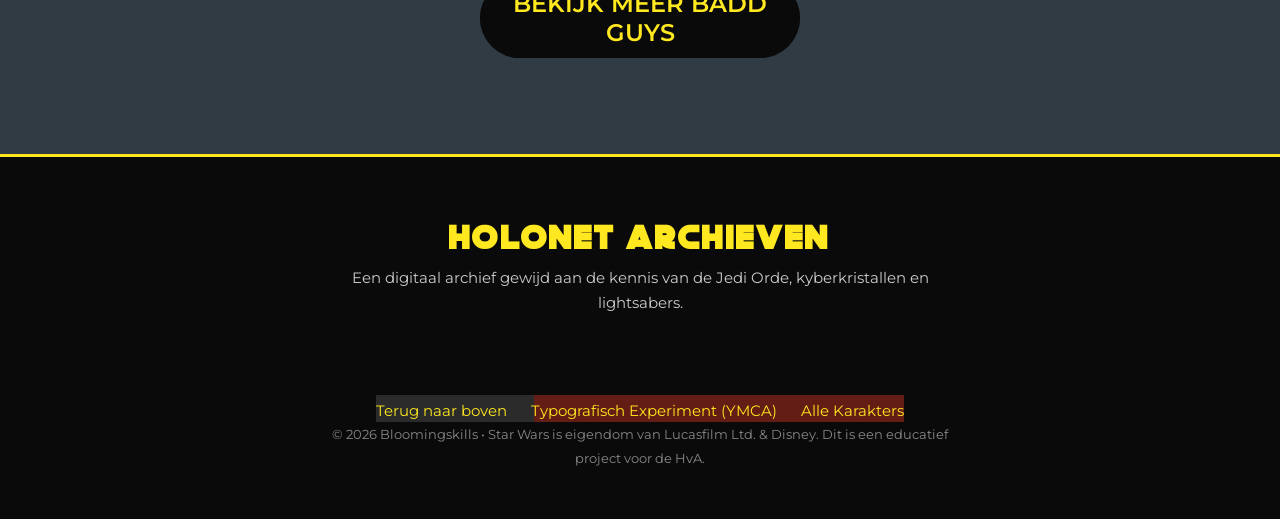
<file: pages/karakterpagina-dark.html>
<!DOCTYPE html>
<html lang="nl" data-theme="dark">

<head>
    <meta charset="UTF-8">
    <meta name="viewport" content="width=device-width, initial-scale=1.0">
    <title>karakterpagina</title>

    <link rel="stylesheet" href="../assets/style/karakterpage.css">
    <script src="../assets/js/themePreference.js"></script>
    <script src="../assets/js/loadmoreknop.js"></script>
</head>

<body>
    <header id="header">
        <a href="#main">Direct naar de hoofdinhoud</a>
        <nav aria-label="Hoofdnavigatie">
            <ul>
                <li>
                    <a href="./build-a-lightsaber-dark.html"><img src="../assets/images/SVG/lightsaber-icon.svg"
                            alt="Dit is een afbeelding van twee lightsabers die je naar de lightsaber pagina heen stuurt"
                            aria-hidden="true">Lightsabers</a>
                </li>
                <li>
                    <a href="./homepage-dark.html"><img src="../assets/images/SVG/Home-icon.svg"
                            alt="Dit is een afbeelding van een starwars huisje  die je naar de home pagina heen stuurt"
                            aria-hidden="true"> Home </a>
                </li>
                <li>
                    <a href="./karakterpagina-dark.html" aria-current="page"><img
                            src="../assets/images/SVG/characters-icon.svg"
                            alt="Dit is een afbeelding van een darth vader zijn helm huisje  die je naar de karakters pagina heen stuurt"
                            aria-hidden="true"> Characters</a>
                </li>
                <li>
                    <input type="checkbox" id="theme-toggle" aria-label="Schakel donkere modus in">
                    <label for="theme-toggle" title="Wissel Light/Dark side"></label>
                </li>

            </ul>
        </nav>
        <!-- https://www.starwars.com/news/jedi-council -->
        <picture>
            <source srcset="../assets/images/sith-trooper-mbg.jpeg" media="(width > 70rem)">
            <source srcset="../assets/images/sith-trooper-mbg.jpeg" media="(width > 105rem)">
            <img src="../assets/images/sith-trooper-mbg.jpeg" alt="">
        </picture>

        <section>
            <section>
                <h1>De Sith Lords: Meesters van de Duisternis</h1>
                <p>
                    Verken de duistere kant van de Force. Van meedogenloze Sith Lords tot wrede Inquisitors: ontdek de
                    krachtigste schurken die, gedreven door woede en honger naar macht, het sterrenstelsel proberen te
                    veroveren.
                </p>
            </section>
        </section>
    </header>

    <main  id="main">
        <section>
            <!-- bron image: https://www.starwars.com/databank/darth-vader-->
            <a href="./character-side/obiwankenobi.html">
                <img src="../assets/images/darthvader-profile.jpeg" alt="">
                <h2>Darth Vader</h2>
            </a>
            <!-- bron image: https://www.starwars.com/databank/emperor-palpatine-darth-sidious-->
            <a>
                <img src="../assets/images/emperor-palpatine-profile.jpeg" alt="">
                <h2>Darth Sidious</h2>
            </a>

            <!-- bron image: https://www.starwars.com/news/darth-maul-the-story-of-an-apprentice-->
            <a>
                <img src="../assets/images/darthmaul-profile.jpeg" alt="">
                <h2>Dart Maul</h2>
            </a>

            <!-- bron image: https://www.starwars.com/databank/count-dooku-->
            <a>
                <img src="../assets/images/countdooku-profile.jpeg" alt="">
                <h2>Darth Tyranus</h2>
            </a>

            <!-- bron image: https://www.starwars.com/databank/kylo-ren-->
            <a>
                <img src="../assets/images/kyloren-profile.jpeg" alt="">
                <h2>Kylo Ren</h2>
            </a>

            <!-- bron image: https://www.starwars.com/databank/asajj-ventress-->
            <a>
                <img src="../assets/images/ventress-profile.jpeg" alt="">
                <h2>Asajj Ventress</h2>
            </a>

            <!-- bron image: https://www.starwars.com/databank/supreme-leader-snoke-->
            <a>
                <img src="../assets/images/supremeleadersmoke-profile.jpeg" alt="">
                <h2>Supreme Leader Snoke</h2>
            </a>

            <!-- bron image: https://www.starwars.com/databank/general-grievous-->
            <a>
                <img src="../assets/images/generalgrievous-profile.jpeg" alt="">
                <h2>General Grievous</h2>
            </a>

            <!-- Bron image: https://www.starwars.com/databank/grand-moff-tarkin-->
            <a>
                <img src="../assets/images/grandmofftarkin-profile.jpeg" alt="">
                <h2>Grand Moff Tarkin</h2>
            </a>

            <!-- bron image: https://www.starwars.com/databank/grand-admiral-thrawn-->
            <a>
                <img src="../assets/images/grandadmiralthrawn-profile.jpeg" alt="">
                <h2>Admiral Thrawn</h2>
            </a>
            <!-- bron image: https://www.starwars.com/databank/general-hux-->
            <a>
                <img src="../assets/images/generalhux-profile.jpeg" alt="">
                <h2>General Hux</h2>
            </a>

            <!-- bron image: https://www.starwars.com/databank/captain-phasma-->
            <a>
                <img src="../assets/images/captainphasma-profile.jpeg" alt="">
                <h2>Captain Phasma</h2>
            </a>

            <!-- bron image: https://www.starwars.com/databank/boba-fett-->
            <a>
                <img src="../assets/images/bobafett-profile.jpeg" alt="">
                <h2>Boba Fett</h2>
            </a>

            <!-- bron image: https://www.starwars.com/databank/jango-fett-->
            <a>
                <img src="../assets/images/jangofett-profile.jpeg" alt="">
                <h2>Jango Fett</h2>
            </a>

            <!-- bron image: https://www.starwars.com/databank/jabba-the-hutt-->
            <a>
                <img src="../assets/images/jabbathehut-profile.jpeg" alt="">
                <h2>Jabba the Hut</h2>
            </a>

            <!-- bron image: https://www.starwars.com/databank/moff-gideon-->
            <a>
                <img src="../assets/images/moffgideon-profile.jpeg" alt="">
                <h2>Moff Gideon</h2>
            </a>

            <!-- bron image: https://www.starwars.com/databank/cad-bane-->
            <a>
                <img src="../assets/images/cadbane-profile.jpeg" alt="">
                <h2>Cad Bane</h2>
            </a>

            <!-- Bron image: https://www.starwars.com/databank/mother-talzin-->
            <a>
                <img src="../assets/images/mothertalzin-profile.jpeg" alt="">
                <h2>Mother Talzin</h2>
            </a>

            <!--  Bron image: https://www.starwars.com/databank/baylan-skoll-->
            <a>
                <img src="../assets/images/baylanskoll-profile.jpeg" alt="">
                <h2>Baylan Skoll</h2>
            </a>

            <!--  Bron image: https://www.starwars.com/databank/shin-hati-->
            <a>
                <img src="../assets/images/shinhati-profile.jpeg" alt="">
                <h2>Shin Hati</h2>
            </a>

            <!--  Bron image: https://www.starwars.com/databank/savage-opress-->
            <a>
                <img src="../assets/images/savageopress-profile.jpeg" alt="">
                <h2>Savage Opress</h2>
            </a>

            <!--  Bron image: https://www.starwars.com/databank/second-sister-->
            <a>
                <img src="../assets/images/secondsister-profile.jpeg" alt="">
                <h2>Second Sister</h2>
            </a>

            <!--  Bron image: https://www.starwars.com/databank/bossk-->
            <a>
                <img src="../assets/images/bossk-profile.jpeg" alt="">
                <h2>Bossk</h2>
            </a>

            <!--  Bron image: https://www.starwars.com/databank/ig-88-->
            <a>
                <img src="../assets/images/ig88-profile.jpeg" alt="">
                <h2>IG-88</h2>
            </a>

            <!--  Bron image: https://www.starwars.com/databank/dryden-vos-->
            <a>
                <img src="../assets/images/drydenvos-profile.jpeg" alt="">
                <h2>Dryden Vos</h2>
            </a>

            <!--  Bron image: https://www.starwars.com/databank/admiral-piett-->
            <a>
                <img src="../assets/images/admiralpiett-profile.jpeg" alt="">
                <h2>Admiral Piett</h2>
            </a>
        </section>

        <section class="loadmore-section">
            <button id="loadmore-button" type="button" aria-label="Laad meer Jedi karakters">
                Bekijk meer Badd guys
            </button>
        </section>
    </main>


    <footer>
        <section>
            <h2>Holonet Archieven</h2>
            <p>Een digitaal archief gewijd aan de kennis van de Jedi Orde, kyberkristallen en lightsabers.</p>
        </section>
        <nav aria-label="Footer navigatie">
            <ul>
                <li><a href="#header">Terug naar boven</a></li>
                <li><a href="../opdracht%20lyrics/ymca.html">Typografisch Experiment (YMCA)</a></li>
                <li><a href="./karakterpagina-dark.html">Alle Karakters</a></li>
            </ul>
        </nav>
        <section>
            <p><small>&copy; 2026 Bloomingskills &bull; Star Wars is eigendom van Lucasfilm Ltd. &amp; Disney. Dit is
                    een educatief project voor de HvA.</small></p>
        </section>
    </footer>
</body>

</html>
</file>
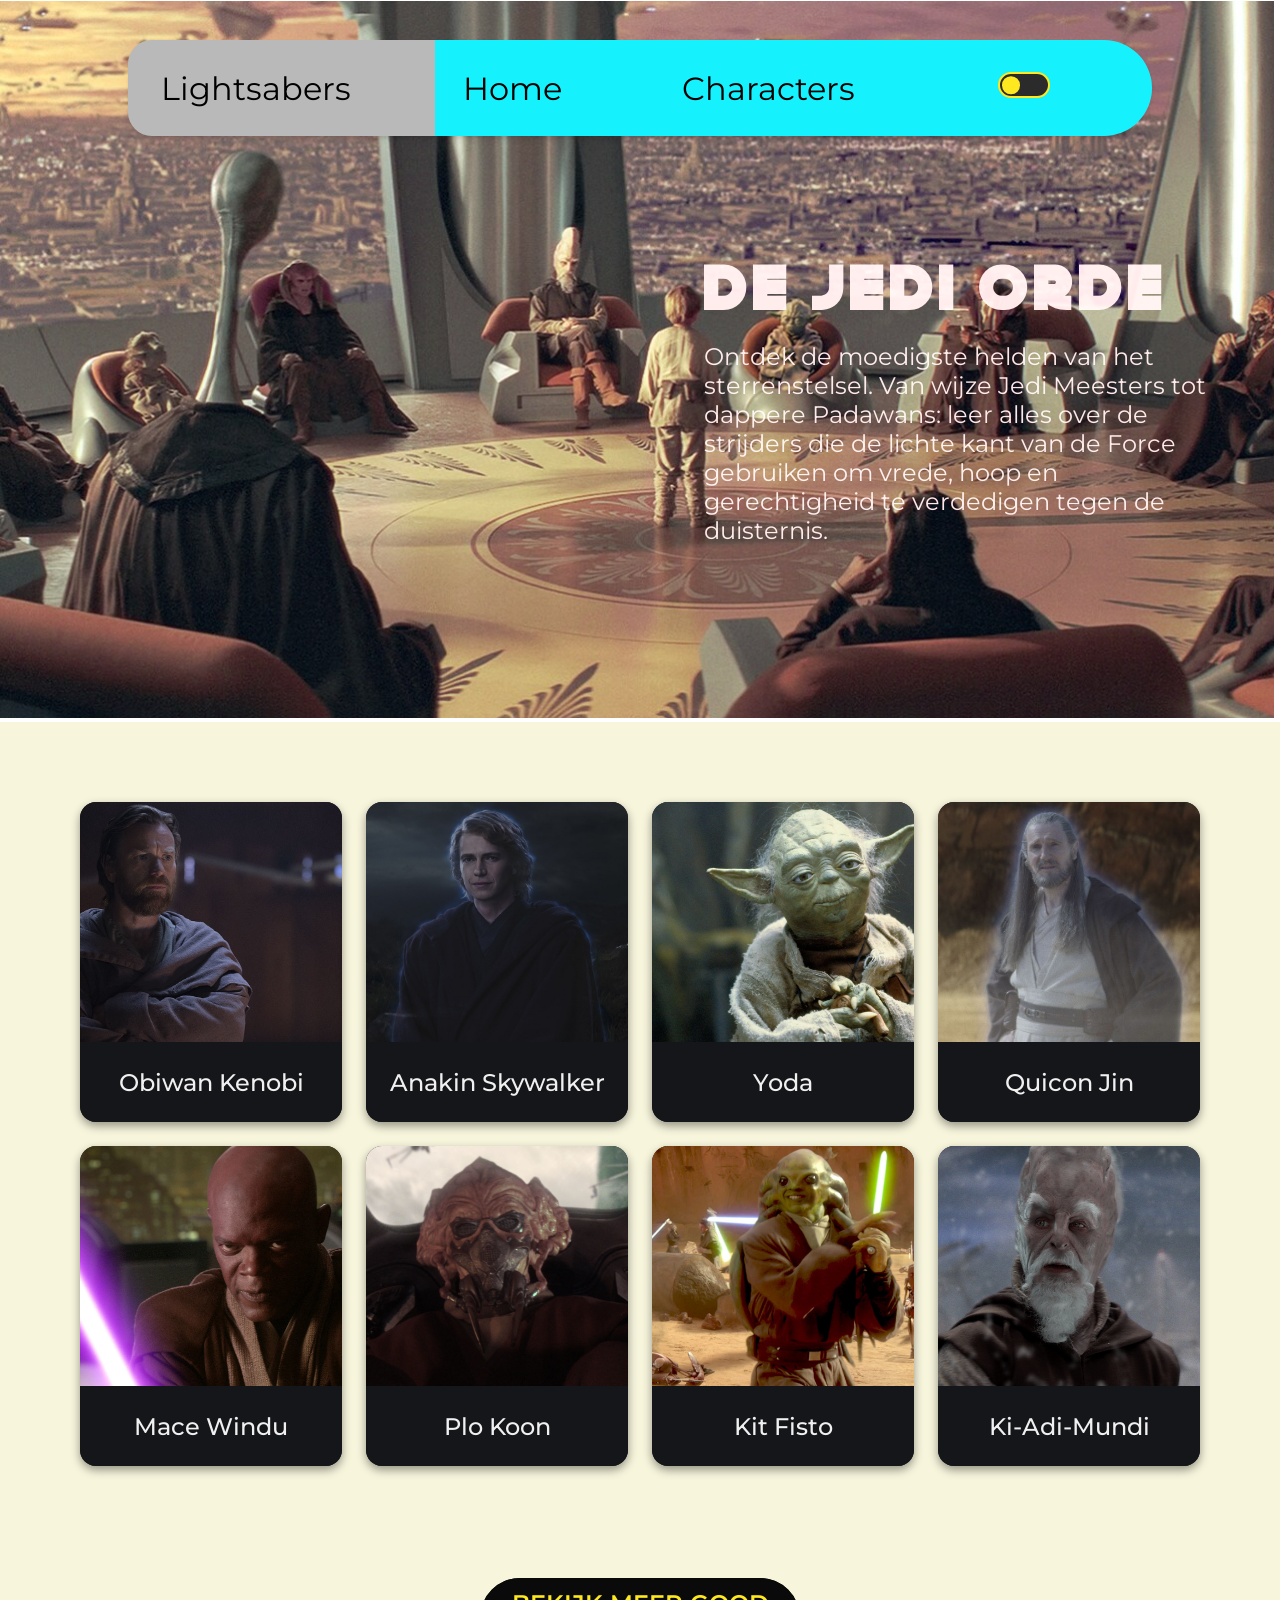
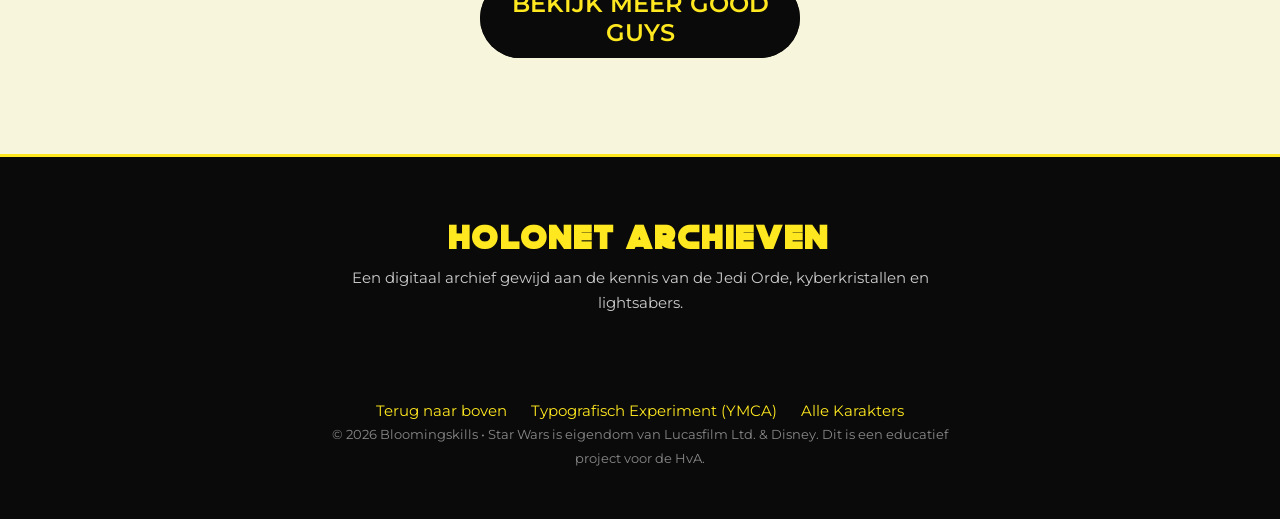
<file: pages/karakterpagina.html>
<!DOCTYPE html>
<html lang="nl" data-theme="light">
<head>
    <meta charset="UTF-8">
    <meta name="viewport" content="width=device-width, initial-scale=1.0">
    <title>karakterpagina</title>

    <link rel="stylesheet" href="../assets/style/karakterpage.css">

    <script src="../assets/js/loadmoreknop.js"></script>
    <script src="../assets/js/themePreference.js"></script>
</head>
<body>
     <header id="header">
    <a href="#main">Direct naar de hoofdinhoud</a>
    <nav aria-label="Hoofdnavigatie">
      <ul>
        <li>
          <a href="./build-a-lightsaber.html"><img src="../assets/images/SVG/lightsaber-icon.svg"
              alt="Dit is een afbeelding van twee lightsabers die je naar de lightsaber pagina heen stuurt"
              aria-hidden="true">Lightsabers</a>
        </li>
        <li>
          <a href="./homepage.html"><img src="../assets/images/SVG/Home-icon.svg"
              alt="Dit is een afbeelding van een starwars huisje  die je naar de home pagina heen stuurt"
              aria-hidden="true"> Home </a>
        </li>
        <li>
          <a href="./karakterpagina.html"  aria-current="page"><img src="../assets/images/SVG/characters-icon.svg"
              alt="Dit is een afbeelding van een darth vader zijn helm huisje  die je naar de karakters pagina heen stuurt"
              aria-hidden="true"> Characters</a>
        </li>
        <li>
          <input type="checkbox" id="theme-toggle" aria-label="Schakel donkere modus in">
          <label for="theme-toggle" title="Wissel Light/Dark side"></label>
        </li>

      </ul>
    </nav>
    <!-- https://www.starwars.com/news/jedi-council -->
    <picture>
      <source srcset="../assets/images/jedi-counsel-bgimage.jpeg" media="(width > 70rem)">
      <source srcset="../assets/images/jedi-counsel-bgimage.jpeg" media="(width > 105rem)">
      <img src="../assets/images/jedi-counsel-bgimage.jpeg" alt="">
    </picture>

    <section>
      <section>
        <h1>De Jedi Orde</h1>
        <p>
        Ontdek de moedigste helden van het sterrenstelsel. Van wijze Jedi Meesters tot dappere Padawans: leer alles over de strijders die de lichte kant van de Force gebruiken om vrede, hoop en gerechtigheid te verdedigen tegen de duisternis.
        </p>
      </section>
    </section>
  </header>

  <main  id="main">
    <section>
       <!-- bron image: https://www.starwars.com/databank/obi-wan-kenobi-->
          <a href="./character-side/obiwankenobi.html">
            <img src="../assets/images/obiwankenobicharacter.jpeg" alt="">
            <h2>Obiwan Kenobi</h2>
          </a>
          <!-- bron image: https://www.starwars.com/databank/anakin-skywalker-->
          <a >
            <img src="../assets/images/anakin-skywalker-profile.jpeg" alt="">
            <h2>Anakin Skywalker</h2>
          </a>

          <!-- bron image: https://www.starwars.com/databank/yoda-->
          <a >
            <img src="../assets/images/yoda-profile.jpeg" alt="">
            <h2>Yoda</h2>
          </a>

          <!-- bron image: https://www.starwars.com/databank/qui-gon-jinn-->
          <a >
            <img src="../assets/images/quicon-profile.jpeg" alt="">
            <h2>Quicon Jin</h2>
          </a>

          <!-- bron image: https://www.starwars.com/databank/mace-windu-->
          <a >
            <img src="../assets/images/macewindu-profile.jpeg" alt="">
            <h2>Mace Windu</h2>
          </a>

          <!-- bron image: https://www.starwars.com/databank/plo-koon-->
          <a >
            <img src="../assets/images/plokoon-profile.jpeg" alt="">
            <h2>Plo Koon</h2>
          </a>

          <!-- bron image: https://www.starwars.com/databank/kit-fisto-->
          <a >
            <img src="../assets/images/kitfisto-profile.jpeg" alt="">
            <h2>Kit Fisto</h2>
          </a>

          <!-- bron image: https://www.starwars.com/databank/ki-adi-mundi-->
          <a >
            <img src="../assets/images/kiadimundi-profile.jpeg" alt="">
            <h2>Ki-Adi-Mundi</h2>
          </a>

          <!-- Bron image: https://www.starwars.com/databank/saesee-tiin-->
          <a >
            <img src="../assets/images/saeseetiin-profile.jpeg" alt="">
            <h2>Saesee Tiin</h2>
          </a>

          <!-- Bron image: https://www.starwars.com/databank/luke-skywalker-->
          <a >
            <img src="../assets/images/lukeskywalker-profile.jpeg" alt="">
            <h2>Luke Skywalker</h2>
          </a>

          <!-- Bron image: https://www.starwars.com/databank/leia-organa-->
          <a >
            <img src="../assets/images/leiaorgana-profile.jpeg" alt="">
            <h2>Leia Organa</h2>
          </a>

          <!-- Bron image: https://www.starwars.com/databank/ahsoka-tano-->
          <a >
            <img src="../assets/images/saeseetiin-profile.jpeg" alt="">
            <h2>Ahsoka Tano</h2>
          </a>

          <!-- Bron image: https://www.starwars.com/databank/rey-->
          <a >
            <img src="../assets/images/rey-profile.jpeg" alt="">
            <h2>Rey</h2>
          </a>

          <!-- Bron image: https://www.starwars.com/databank/han-solo-->
          <a >
            <img src="../assets/images/hansolo-profile.jpeg" alt="">
            <h2>Han Solo</h2>
          </a>

          <!-- Bron image: https://www.starwars.com/databank/chewbacca-->
          <a >
            <img src="../assets/images/chewbaka-profile.jpeg" alt="">
            <h2>Chewbacca</h2>
          </a>

          <!-- Bron image: https://www.starwars.com/databank/padme-amidala-->
          <a >
            <img src="../assets/images/padmeamidala-profile.jpeg" alt="">
            <h2>Padme Amidala</h2>
          </a>

          <!-- Bron image: https://www.starwars.com/databank/lando-calrissian-->
          <a>
            <img src="../assets/images/landocalrissian-profile.jpeg" alt="">
            <h2>Lando Calrissian</h2>
          </a>

          <!-- Bron image: https://www.starwars.com/databank/poe-dameron-->
          <a>
            <img src="../assets/images/poedameron-profile.jpeg" alt="">
            <h2>Poe Dameron</h2>
          </a>

          <!-- Bron image: https://www.starwars.com/databank/finn-->
          <a>
            <img src="../assets/images/fin-profile.jpeg" alt="">
            <h2>finn</h2>
          </a>

          <!-- Bron image: https://www.starwars.com/databank/jyn-erso-->
          <a>
            <img src="../assets/images/jynerso-profile.jpeg" alt="">
            <h2>Jyn Erso</h2>
          </a>

          <!-- Bron image: https://www.starwars.com/databank/cassian-andor-->
          <a>
            <img src="../assets/images/cassianandor-profile.jpeg" alt="">
            <h2>Cassian Andor</h2>
          </a>

          <!-- Bron image: https://www.starwars.com/databank/the-mandalorian-->
          <a>
            <img src="../assets/images/dindjarden-profile.jpeg" alt="">
            <h2>Din- Djarden (Mando)</h2>
          </a>

          <!-- Bron image: https://www.starwars.com/databank/c-3po-->
          <a>
            <img src="../assets/images/c3po-profile.jpeg" alt="">
            <h2>C3-Po</h2>
          </a>

          <!-- Bron image: https://www.starwars.com/databank/r2-d2-->
          <a>
            <img src="../assets/images/r2d2-profile.jpeg" alt="">
            <h2>R2 - D2</h2>
          </a>

          <!-- Bron image: https://www.starwars.com/databank/bb-8-->
          <a>
            <img src="../assets/images/bb8-profile.jpeg" alt="">
            <h2>BB-8</h2>
          </a>

          <!-- Bron image: hhttps://www.starwars.com/databank/grogu-->
          <a>
            <img src="../assets/images/grogu-profile.jpeg" alt="">
            <h2>Grogu</h2>
          </a>

    </section>

    <section class="loadmore-section">
        <button id="loadmore-button" type="button" aria-label="Laad meer Jedi karakters">
            Bekijk meer Good guys
        </button>
    </section>
  </main>


  <footer>
    <section>
      <h2>Holonet Archieven</h2>
      <p>Een digitaal archief gewijd aan de kennis van de Jedi Orde, kyberkristallen en lightsabers.</p>
    </section>
    <nav aria-label="Footer navigatie">
      <ul>
        <li><a href="#header">Terug naar boven</a></li>
        <li><a href="../opdracht%20lyrics/ymca.html">Typografisch Experiment (YMCA)</a></li>
        <li><a href="./karakterpagina.html">Alle Karakters</a></li>
      </ul>
    </nav>
    <section>
      <p><small>&copy; 2026 Bloomingskills &bull; Star Wars is eigendom van Lucasfilm Ltd. &amp; Disney. Dit is een educatief project voor de HvA.</small></p>
    </section>
  </footer>
</body>
</html>
</file>
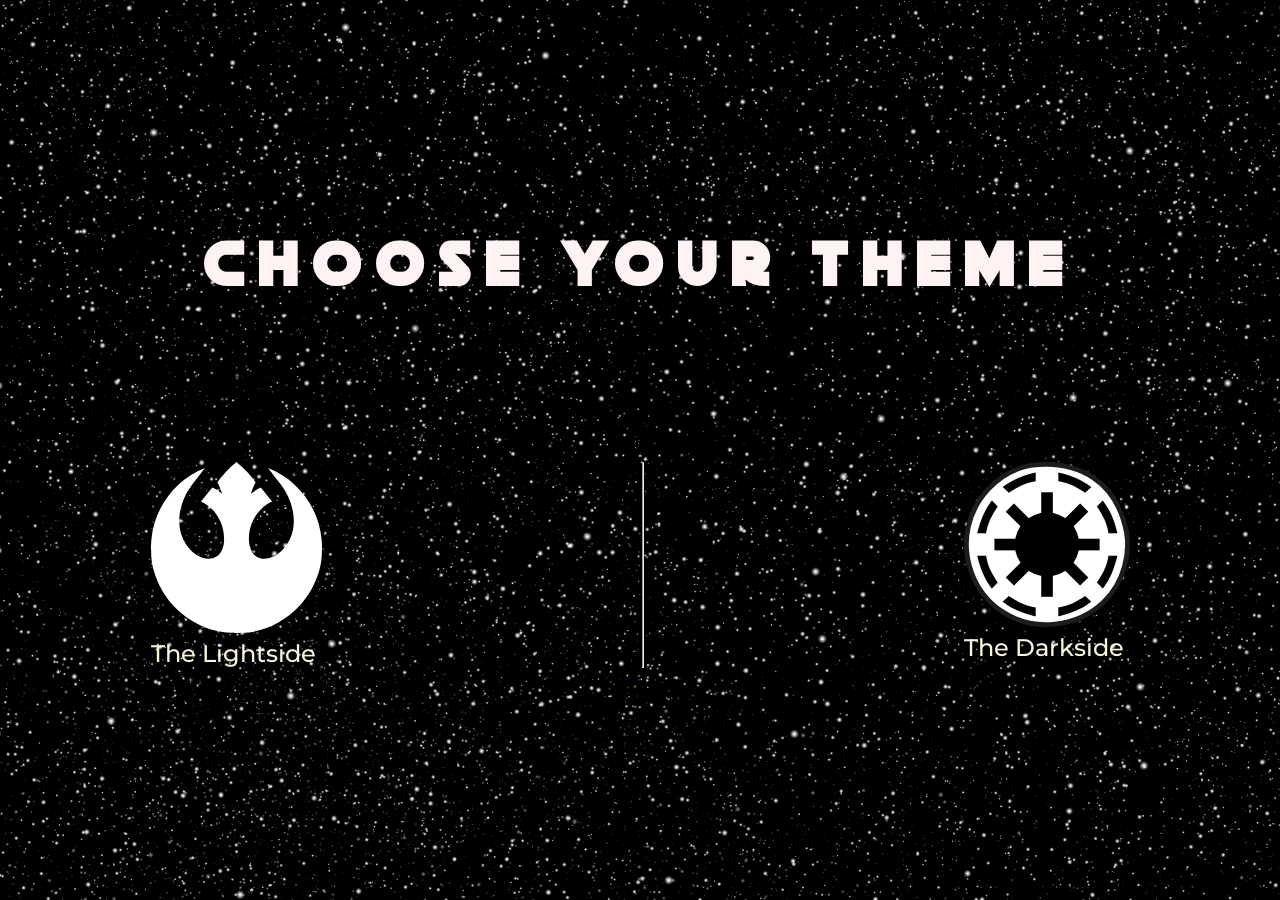
<file: pages/theme.html>
<!DOCTYPE html>
<html lang="nl">

<head>
    <meta charset="UTF-8">
    <meta name="viewport" content="width=device-width, initial-scale=1.0">
    <meta name="color-scheme" content="dark light">
    <link rel="stylesheet" href="../assets/style/themes.css">
    <script src="../assets/js/theme.js" defer></script>
    <title>Landingpage</title>
</head>

<body>
    <main >
        <h1> Choose your theme</h1>
        <section aria-label="Thema selectie ">
            <a  href="./homepage.html" id="lightside-button" >
                <img src="../assets/images/jedi-logo.svg" alt=" logo van de jedi"> The Lightside
            </a>
            <hr aria-hidden="true">
            <!-- 
            Dit is de bron van de hr line ivm met geen div gebruiken
            bron: http://stackoverflow.com/questions/14821087/what-is-the-right-way-to-create-a-horizontal-line-with-html-and-css
            -->
            <a  href="./homepage-dark.html" id="darkside-button" >
                <img src="../assets/images/empire-logo.svg" alt=" logo van de sith"> The Darkside
            </a>
        </section>
    </main>
</body>

</html>
</file>
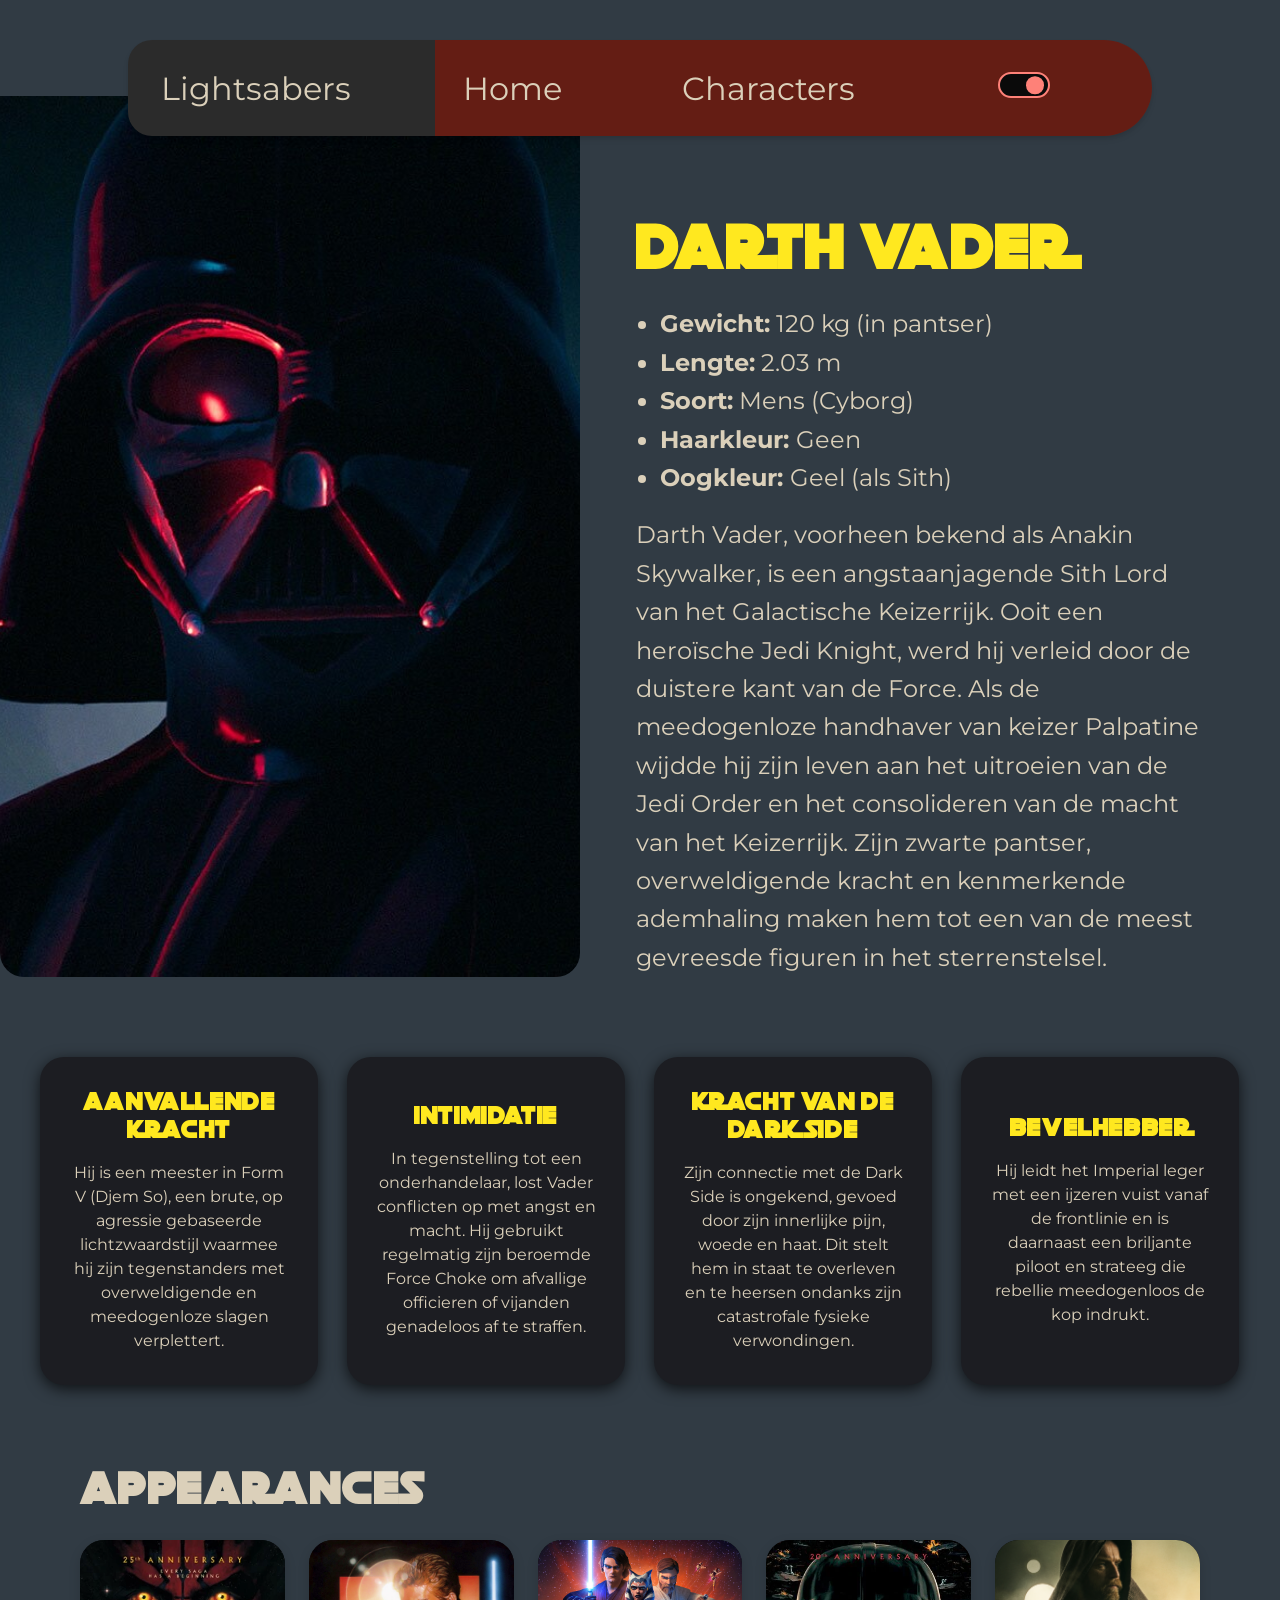
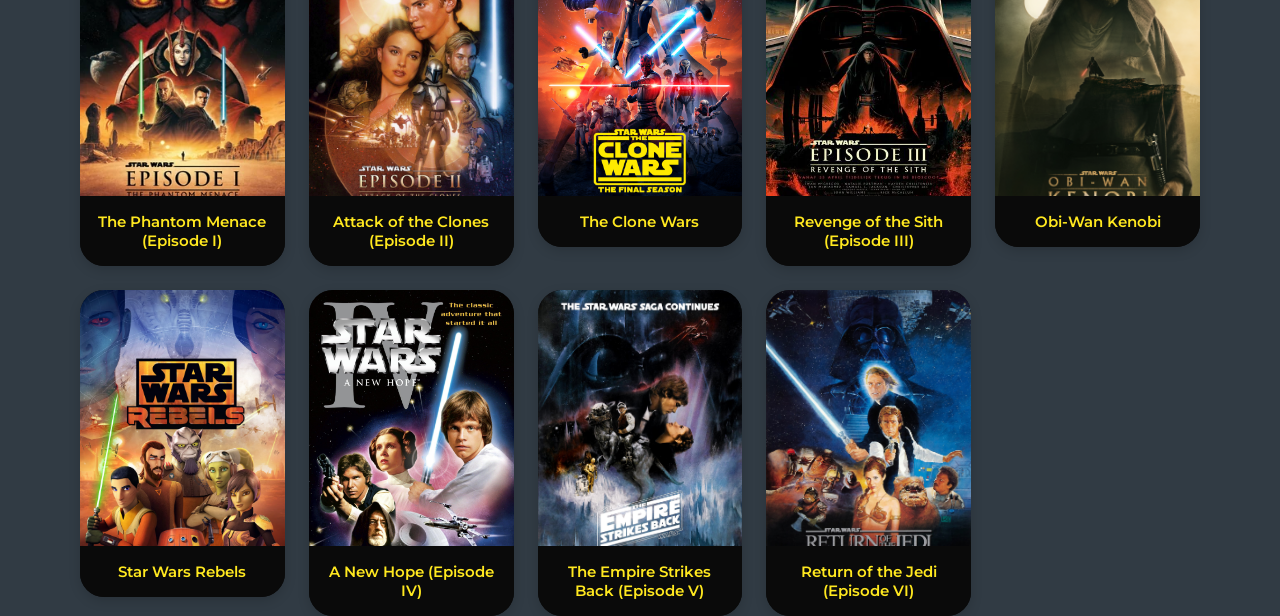
<file: pages/character-side/obiwankenobi-dark.html>
<!DOCTYPE html>
<html lang="nl">

<head>
    <meta charset="UTF-8">
    <meta name="viewport" content="width=device-width, initial-scale=1.0">
    <title>Darth Vader - Karakter Detail</title>

    <link rel="stylesheet" href="../../assets/style/karakterdetails.css">
    <script src="../../assets/js/themePreference.js"></script>
</head>

<body>
    <header id="header">
        <a href="#main">Direct naar de hoofdinhoud</a>
        <nav aria-label="Hoofdnavigatie">
            <ul>
                <li>
                    <a href="../build-a-lightsaber-dark.html">
                        <img src="../../assets/images/SVG/lightsaber-icon.svg" alt="" aria-hidden="true">
                        Lightsabers
                    </a>
                </li>
                <li>
                    <a href="../homepage-dark.html">
                        <img src="../../assets/images/SVG/Home-icon.svg" alt="" aria-hidden="true">
                        Home
                    </a>
                </li>
                <li>
                    <a href="../karakterpagina-dark.html" aria-current="page">
                        <img src="../../assets/images/SVG/characters-icon.svg" alt="" aria-hidden="true">
                        Characters
                    </a>
                </li>
                <li>
                    <input type="checkbox" id="theme-toggle" aria-label="Schakel donkere modus in">
                    <label for="theme-toggle" title="Wissel Light/Dark side"></label>
                </li>
            </ul>
        </nav>
    </header>

    <main id="main">
        <section aria-labelledby="character-title">
            <picture>
                <source srcset="../../assets/images/darthvader-profile.jpeg" media="(min-width: 65rem)">
                <img src="../../assets/images/darthvader-profile.jpeg" alt="Darth Vader in zijn iconische zwarte pantser">
            </picture>
            <h1 id="character-title"> Darth Vader</h1>

            <ul>
                <li><strong>Gewicht:</strong> 120 kg (in pantser)</li>
                <li><strong>Lengte:</strong> 2.03 m</li>
                <li><strong>Soort:</strong> Mens (Cyborg)</li>
                <li><strong>Haarkleur: </strong>Geen</li>
                <li><strong>Oogkleur: </strong>Geel (als Sith)</li>
            </ul>

            <p>
                Darth Vader, voorheen bekend als Anakin Skywalker, is een angstaanjagende Sith Lord van het Galactische
                Keizerrijk. Ooit een heroïsche Jedi Knight, werd hij verleid door de duistere kant van de Force. Als de 
                meedogenloze handhaver van keizer Palpatine wijdde hij zijn leven aan het uitroeien van de Jedi Order en 
                het consolideren van de macht van het Keizerrijk. Zijn zwarte pantser, overweldigende kracht en 
                kenmerkende ademhaling maken hem tot een van de meest gevreesde figuren in het sterrenstelsel.
            </p>
        </section>

        <section aria-label="Eigenschappen en vaardigheden">
            <article>
                <h2>Aanvallende kracht</h2>
                <p>Hij is een meester in Form V (Djem So), een brute, op agressie gebaseerde lichtzwaardstijl 
                    waarmee hij zijn tegenstanders met overweldigende en meedogenloze slagen verplettert.</p>
            </article>

            <article>
                <h2>Intimidatie</h2>
                <p>In tegenstelling tot een onderhandelaar, lost Vader conflicten op met angst en macht. Hij 
                    gebruikt regelmatig zijn beroemde Force Choke om afvallige officieren of vijanden genadeloos af te straffen.</p>
            </article>

            <article>
                <h2>Kracht van de Dark Side</h2>
                <p>Zijn connectie met de Dark Side is ongekend, gevoed door zijn innerlijke pijn, woede en haat. 
                    Dit stelt hem in staat te overleven en te heersen ondanks zijn catastrofale fysieke verwondingen.</p>
            </article>

            <article>
                <h2>Bevelhebber</h2>
                <p>Hij leidt het Imperial leger met een ijzeren vuist vanaf de frontlinie en is daarnaast 
                    een briljante piloot en strateeg die rebellie meedogenloos de kop indrukt.</p>
            </article>
        </section>

        <section aria-label="appearances-heading">
            <h2 id="appearances-heading"> Appearances</h2>

            <ul>
                <li>
                    <figure>
                        <img src="../../assets/images/ThePhantomMenace.webp" alt="Episode I: The Phantom Menace (Als Anakin)">
                        <figcaption>The Phantom Menace (Episode I)</figcaption>
                    </figure>
                </li>

                <li>
                    <figure>
                        <img src="../../assets/images/attackoftheclones.jpg" alt="Attack of the Clones (Episode II) (Als Anakin)">
                        <figcaption>Attack of the Clones (Episode II)</figcaption>
                    </figure>
                </li>

                <li>
                    <figure>
                        <img src="../../assets/images/theclonewars.jpg" alt="The Clone Wars (Als Anakin)">
                        <figcaption>The Clone Wars</figcaption>
                    </figure>
                </li>

                <li>
                    <figure>
                        <img src="../../assets/images/revengeofthesith.webp" alt="Revenge of the Sith (Episode III)">
                        <figcaption>Revenge of the Sith (Episode III)</figcaption>
                    </figure>
                </li>

                <li>
                    <figure>
                        <img src="../../assets/images/obiwankenobi.jpg" alt="Obi-Wan Kenobi Serie">
                        <figcaption>Obi-Wan Kenobi</figcaption>
                    </figure>
                </li>

                <li>
                    <figure>
                        <img src="../../assets/images/starwarsrebels.avif" alt="Star Wars Rebels">
                        <figcaption>Star Wars Rebels</figcaption>
                    </figure>
                </li>

                <li>
                    <figure>
                        <img src="../../assets/images/anewhope.jpg" alt="A New Hope (Episode IV)">
                        <figcaption>A New Hope (Episode IV)</figcaption>
                    </figure>
                </li>

                <li>
                    <figure>
                        <img src="../../assets/images/theempirestrikesback.jpg"
                            alt="The Empire Strikes Back (Episode V)">
                        <figcaption>The Empire Strikes Back (Episode V)</figcaption>
                    </figure>
                </li>

                <li>
                    <figure>
                        <img src="../../assets/images/returnofthejedi.jpg" alt="Return of the Jedi (Episode VI)">
                        <figcaption>Return of the Jedi (Episode VI)</figcaption>
                    </figure>
                </li>
            </ul>
        </section>
    </main>
</body>

</html>
</file>
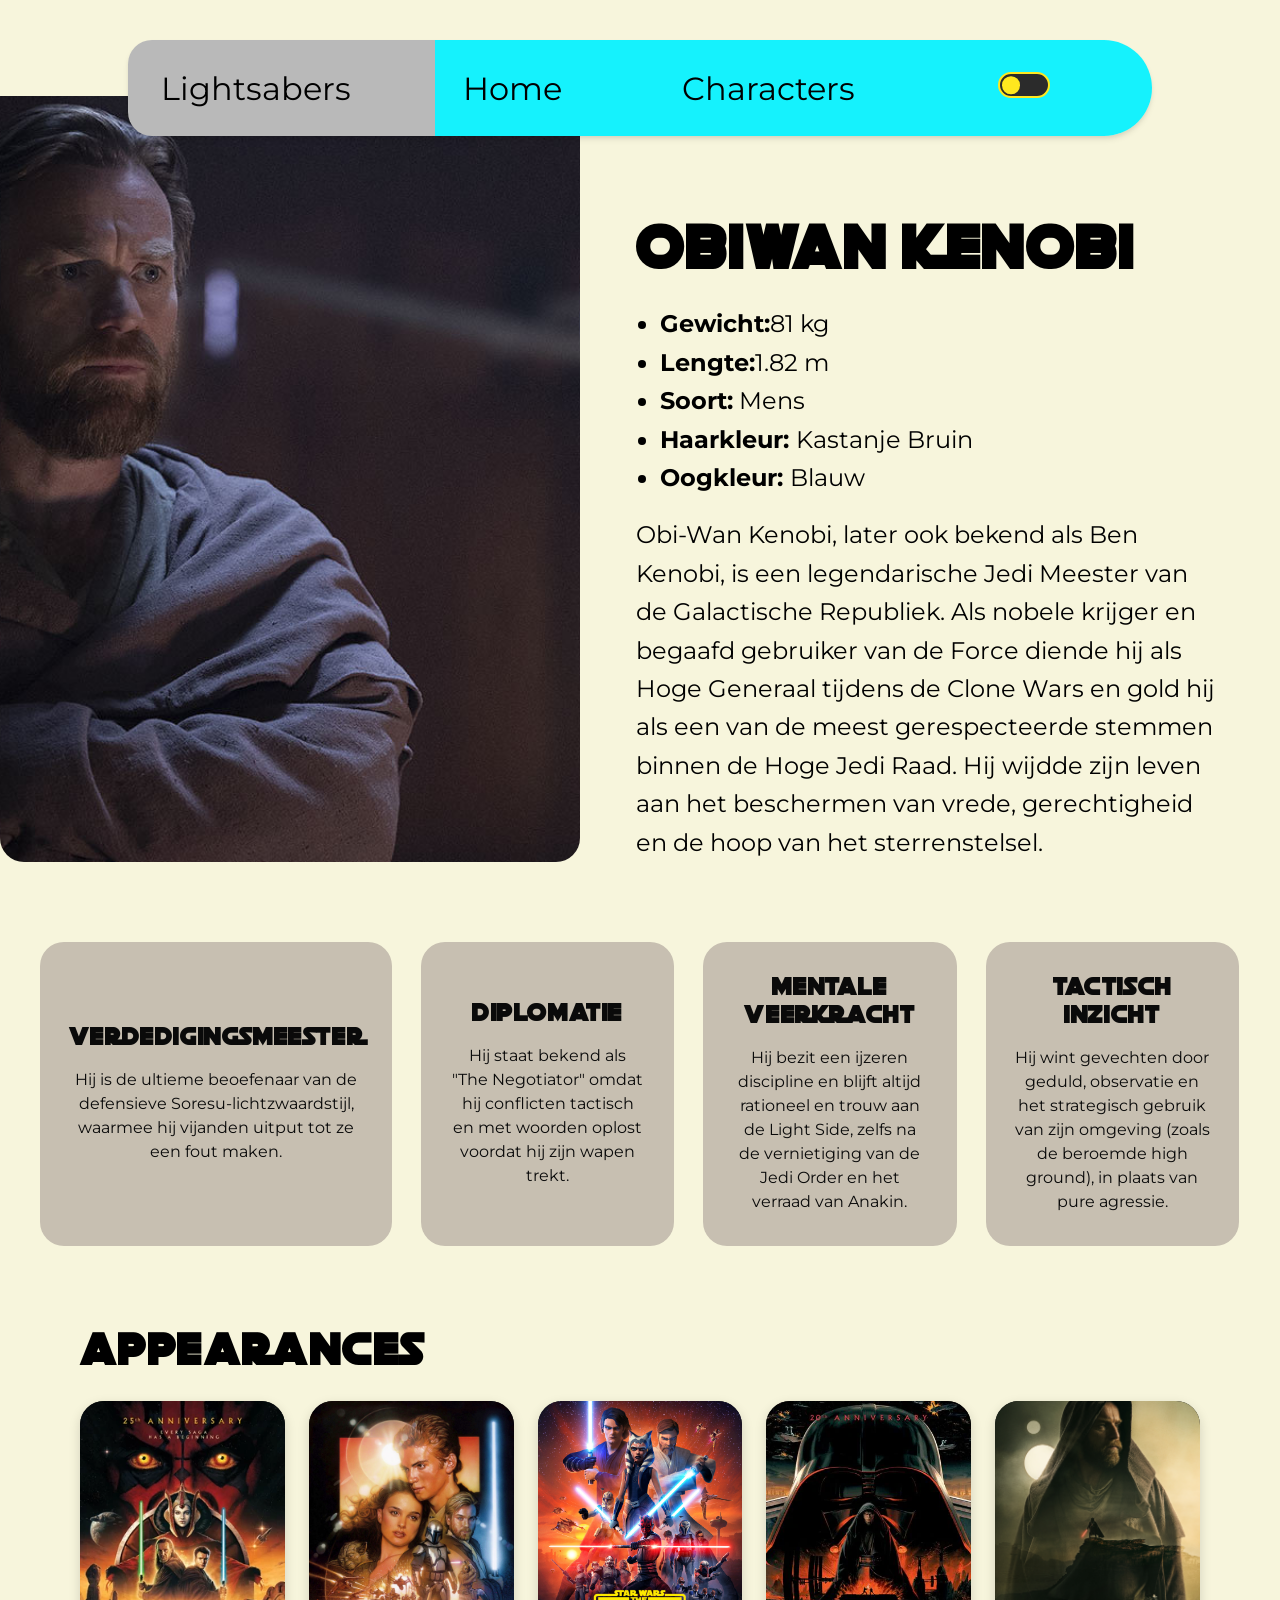
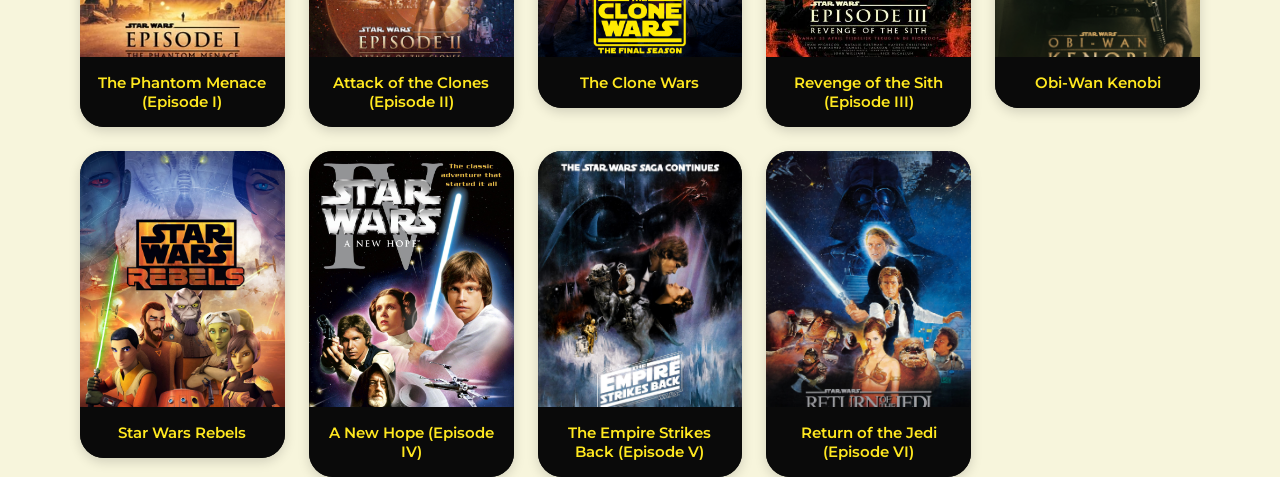
<file: pages/character-side/obiwankenobi.html>
<!DOCTYPE html>
<html lang="nl">

<head>
    <meta charset="UTF-8">
    <meta name="viewport" content="width=device-width, initial-scale=1.0">
    <title>Obiwan kenobi - Karakter Detail</title>

    <link rel="stylesheet" href="../../assets/style/karakterdetails.css">
    <script src="../../assets/js/themePreference.js"></script>
</head>

<body>
    <header id="header">
        <a href="#main">Direct naar de hoofdinhoud</a>
        <nav aria-label="Hoofdnavigatie">
            <ul>
                <li>
                    <a href="../build-a-lightsaber.html">
                        <img src="../../assets/images/SVG/lightsaber-icon.svg" alt="" aria-hidden="true">
                        Lightsabers
                    </a>
                </li>
                <li>
                    <a href="../homepage.html">
                        <img src="../../assets/images/SVG/Home-icon.svg" alt="" aria-hidden="true">
                        Home
                    </a>
                </li>
                <li>
                    <a href="../karakterpagina.html" aria-current="page">
                        <img src="../../assets/images/SVG/characters-icon.svg" alt="" aria-hidden="true">
                        Characters
                    </a>
                </li>
                <li>
                    <input type="checkbox" id="theme-toggle" aria-label="Schakel donkere modus in">
                    <label for="theme-toggle" title="Wissel Light/Dark side"></label>
                </li>
            </ul>
        </nav>
    </header>

    <main id="main">
        <section aria-labelledby="character-title">
            <picture>
                <source srcset="../../assets/images/obiwankenobicharacter.jpeg" media="(min-width: 65rem)">
                <img src="../../assets/images/obiwankenobicharacter.jpeg" alt="Obi-Wan Kenobi in zijn iconische Jedi-gewaad">
            </picture>
            <h1 id="character-title"> Obiwan Kenobi</h1>

            <ul>
                <li><strong>Gewicht:</strong>81 kg</li>
                <li><strong>Lengte:</strong>1.82 m</li>
                <li><strong>Soort:</strong> Mens</li>
                <li><strong>Haarkleur: </strong>Kastanje Bruin</li>
                <li><strong>Oogkleur: </strong>Blauw</li>
            </ul>

            <p>
                Obi-Wan Kenobi, later ook bekend als Ben Kenobi, is een legendarische Jedi Meester van de Galactische
                Republiek.
                Als nobele krijger en begaafd gebruiker van de Force diende hij als Hoge Generaal tijdens de Clone Wars
                en gold hij
                als een van de meest gerespecteerde stemmen binnen de Hoge Jedi Raad. Hij wijdde zijn leven aan het
                beschermen van
                vrede, gerechtigheid en de hoop van het sterrenstelsel.
            </p>
        </section>

        <section aria-label="Eigenschappen en vaardigheden">
            <article>
                <h2>Verdedigingsmeester</h2>
                <p>Hij is de ultieme beoefenaar van de defensieve Soresu-lichtzwaardstijl, waarmee hij vijanden uitput
                    tot ze een fout maken.</p>
            </article>

            <article>
                <h2>Diplomatie</h2>
                <p>Hij staat bekend als "The Negotiator" omdat hij conflicten tactisch en met woorden oplost voordat hij
                    zijn wapen trekt.</p>
            </article>

            <article>
                <h2>Mentale veerkracht</h2>
                <p>Hij bezit een ijzeren discipline en blijft altijd rationeel en trouw aan de Light Side, zelfs na de
                    vernietiging van de Jedi Order en het verraad van Anakin.</p>
            </article>

            <article>
                <h2>Tactisch inzicht</h2>
                <p>Hij wint gevechten door geduld, observatie en het strategisch gebruik van zijn omgeving (zoals de
                    beroemde high ground), in plaats van pure agressie.</p>
            </article>
        </section>

        <section aria-label="appearances-heading">
            <h2 id="appearances-heading"> Appearances</h2>

            <ul>
                <li>
                    <figure>
                        <!--     https://starwars.fandom.com/wiki/Star_Wars:_Episode_I_The_Phantom_Menace   -->
                        <img src="../../assets/images/ThePhantomMenace.webp" alt="Episode I: The Phantom Menace">
                        <figcaption>The Phantom Menace (Episode I)</figcaption>
                    </figure>
                </li>

                <li>
                    <figure>
                        <!--     https://www.imdb.com/title/tt0121765/  -->
                        <img src="../../assets/images/attackoftheclones.jpg" alt="Attack of the Clones (Episode II)">
                        <figcaption>Attack of the Clones (Episode II)</figcaption>
                    </figure>
                </li>

                <li>
                    <figure>
                        <!--     https://www.imdb.com/title/tt0458290/  -->
                        <img src="../../assets/images/theclonewars.jpg" alt="The Clone Wars">
                        <figcaption>The Clone Wars</figcaption>
                    </figure>
                </li>

                <li>
                    <figure>
                        <!--     https://www.pathe.nl/nl/films/star-wars-episode-iii-revenge-of-the-sith-re-release-47269 -->
                        <img src="../../assets/images/revengeofthesith.webp" alt="Revenge of the Sith (Episode III)">
                        <figcaption>Revenge of the Sith (Episode III)</figcaption>
                    </figure>
                </li>

                <li>
                    <figure>
                        <!--     https://starwars.fandom.com/wiki/Obi-Wan_Kenobi  -->
                        <img src="../../assets/images/obiwankenobi.jpg" alt="Obi-Wan Kenobi">
                        <figcaption>Obi-Wan Kenobi</figcaption>
                    </figure>
                </li>

                <li>
                    <figure>
                        <!--  https://tvtropes.org/pmwiki/pmwiki.php/WesternAnimation/StarWarsRebels     -->
                        <img src="../../assets/images/starwarsrebels.avif" alt="Star Wars Rebels">
                        <figcaption>Star Wars Rebels</figcaption>
                    </figure>
                </li>

                <li>
                    <figure>
                        <!--     https://www.amazon.nl/New-Hope-Star-Wars-Episode/dp/0345341465  -->
                        <img src="../../assets/images/anewhope.jpg" alt="A New Hope (Episode IV)">
                        <figcaption>A New Hope (Episode IV)</figcaption>
                    </figure>
                </li>

                <li>
                    <figure>
                        <!--     https://www.imdb.com/title/tt0080684/  -->
                        <img src="../../assets/images/theempirestrikesback.jpg"
                            alt="The Empire Strikes Back (Episode V)">
                        <figcaption>The Empire Strikes Back (Episode V)</figcaption>
                    </figure>
                </li>

                <li>
                    <figure>
                        <!--     https://www.imdb.com/title/tt0086190/  -->
                        <img src="../../assets/images/returnofthejedi.jpg" alt="Return of the Jedi (Episode VI)">
                        <figcaption>Return of the Jedi (Episode VI)</figcaption>
                    </figure>
                </li>
            </ul>
        </section>
    </main>
</body>

</html>
</file>
<file: assets/style/landingpage.css>
@import url(./colors.css);
@import url(./fonts.css);
@import url(./algemenestyling.css);


body {
    background: #152331;
    /* fallback for old browsers */
    background: -webkit-linear-gradient(to top, var(--gradient-black-bg) 40%, var(--gradient-darkblueish-bg) 10%, var(--gradient-black-bg) 40%);
    /* Chrome 10-25, Safari 5.1-6 */
    background: linear-gradient(to top, var(--gradient-black-bg) 40%, var(--gradient-darkblueish-bg) 10%, var(--gradient-black-bg) 40%);
    /* W3C, IE 10+/ Edge, Firefox 16+, Chrome 26+, Opera 12+, Safari 7+ */

    @media(prefers-reduced-motion: reduce) {
        background-image: url(../images/starwarsthemebg.jpeg);
        height: 100%;
        width: auto;
    }

    @media (max-width:500px) {
        display: grid;
        place-items: center;
        padding: 1rem 1.5rem 1rem 1.5rem;
        width: 100%;
    }

    @media (max-width:1000px) {
        display: grid;
        place-items: center;
        padding: 1rem 1.5rem 1rem 1.5rem;
        width: 100%;
    }

}

video {
    position: absolute;
    width: 100%;
    height: 100%;
    object-fit: cover;
    opacity: 0.3;
    z-index: -1;

    @media(prefers-reduced-motion: reduce) {
        display: none;
        animation-play-state: paused;
    }

    @media (max-width:500px) {
        object-fit: cover;
        gap: 2rem;
    }

    @media (max-width:1000px) {
        object-fit: cover;
        gap: 2rem;
    }
}

section {
    display: flex;
    justify-content: center;
    align-items: flex-start;
    height: 100vh;
    width: 100%;
    overflow: hidden;
    perspective: 80rem;
}

.intro {
    display: grid;
    place-items: center;
    place-content: center;
}

#crawl {
    display: flex;
    flex-direction: column;
    align-items: flex-start;
    text-align: left;
    gap: 3rem;
    width: 55%;
    max-width: 90rem;

    transform: translateY(0) rotateX(0deg);
        opacity: 1;
    animation: scrollUp 15s ease-out forwards;

    @media (max-width:500px) {
        width: 90%;
        height: 100%;
        text-align: left;
        align-items: flex-start;
    }

    @media (max-width:1000px) {
        width: 90%;
        height: 100%;
        text-align: left;
        align-items: flex-start;
    }

    @media(prefers-reduce-motion: reduce) {
        animation: none !important;
        transform: translateY(0) rotateX(0deg);
        opacity: 1;
    }

    animation: scrollUp 15s ease-out forwards;

}

#crawl p {
    font-family: 'Montserrat';
    color: var(--starwars-yellow);
    font-size: var(--p);
    text-align: left;

    @media(prefers-reduced-motion:  no-preference) {}

    @media (max-width:500px) {
        font-size: var(--p);
    }

    @media (max-width:1000px) {
        font-size: var(--p);
    }
}

a,
a::before,
a::after {
    animation: none !important;
    font-size:var(--p);
    color: var(--text-color);
}

h1 {
    font-family: "Cinzel";
    color: var(--starwars-yellow);
    font-size: var(--h2);
    width: 100%;
    text-align: left;

    @media(prefers-reduced-motion:no-preference) {
        font-family: "Cinzel";
        color: var(--starwars-yellow);
        font-size: var(--h2);
        width: 100%;
        text-align: left;
    }

    
    @media (max-width:500px) {
        font-size: var(--h2);
    }

    @media (max-width:1000px) {
        font-size: var(--h2);
    }
   
}

p {
    font-family: 'Montserrat';
    color: var(--starwars-yellow);
    font-size: var(--p);
}

a {
    background-color: var(--black-color);
    color: var(--starwars-yellow);
    width: 20rem;
    height: 5rem;

    position: relative;

    display: grid;
    place-items: center;
    border-radius: 2.5rem;

    font-family: 'Montserrat';
    font-weight: 600;
    font-size: var(--p);
    text-align: center;

    text-decoration: none;
    text-transform: uppercase;

    animation: rotate 15s linear infinite;

    @media(max-width:500px) {
        width: 19rem;
        height: 5rem;
        display: grid;
        place-items: center;
        border-radius: 2.5rem;
        text-align: center;
    }

    @media (max-width:1000px) {
        width: 19rem;
        height: 5rem;
        display: grid;
        place-items: center;
        border-radius: 2.5rem;
        text-align: center;
    }
}

a:hover::before,
a:hover::after,
a:active::before,
a:active::after,
a:focus::before,
a:focus::after {
    content: '';
    position: absolute;
    width: 21rem;
    height: 6rem;
    background: linear-gradient(to right,
            var(--lightsaber-red)25%,
            var(--lightsaber-light-blue),
            var(--lightsaber-blue),
            var(--lightsaber-red));
    background-size: 400%;
    border-radius: inherit;
    z-index: -2;
    filter: blur(5px);

    animation: rotate 15s linear infinite;

    @media(max-width:500px) {
        content: '';
        position: absolute;
        width: 20rem;
        height: 6rem;

        animation: rotate 15s linear infinite;
    }

    @media (max-width:1000px) {
        content: '';
        position: absolute;
        width: 20rem;
        height: 6rem;

        animation: rotate 15s linear infinite;
    }
}

@keyframes rotate {
    0% {
        background-position: 0 0;
    }

    50% {
        background-position: 400% 0;
    }

    100% {
        background-position: 0 0;
    }
}


@keyframes scrollUp {
    0% {
        transform: translateY(100vh) rotateX(20deg);
    }

    100% {
        transform: translateY(-0) rotateX(0deg);
        opacity: 1;
    }
}
</file>
<file: opdracht lyrics/ymca.css>
/* MARK: 1. Font & Bronvermelding
   Font: Seraphs Variable Font (SeraphsVF.woff2)
   Inspiratie & technieken: Deepdives 'Het web is voor iedereen' (HvA)
*/
@font-face {
  font-family: 'Seraphs';
  src: url('font/SeraphsVF.woff2') format('woff2');
  font-weight: 100 900;
  font-style: normal;
  font-display: swap;
}

*,
*::before,
*::after {
  box-sizing: border-box;
  margin: 0;
  padding: 0;
}

/* MARK: 2. Custom Properties & Schaalbare Typografie */
html {
  font-size: 62.5%;
  --font-seraphs: 'Seraphs', sans-serif;

  /* Typografie schaalt met clamp, vi (viewport-inline) en cqi (container-query) */
  --h1: clamp(6rem, 3rem + 14vi, 24rem);
  --h2: clamp(3.6rem, 2rem + 6cqi, 6.5rem);
  --h3: clamp(2.8rem, 1.4rem + 4cqi, 4.8rem);
  --p: clamp(2.4rem, 1.2rem + 3cqi, 3.8rem);

  --ink: currentColor;
  --ink-2: #FF4FD8;
  --ink-3: #4FF8FF;
}

body {
  font-size: var(--p);
  font-family: var(--font-seraphs);
  color: #222;
  background-color: #FAFAFA;
}

p {
  font-size: var(--p);
  line-height: 1.4;
  font-variation-settings: 'wght' 380;
}

article p span:not([class]) {
  font-variation-settings: 'wght' 900;
  color: var(--ink-2);
  letter-spacing: 0.05em;
}

header {
  background: linear-gradient(to right, #00A651, #72C6EF, #F7941E);
  min-height: 50vh;
  width: 100%;
  display: grid;
  place-content: center;
  color: #FFF;
  text-align: center;
  padding: 4rem 2rem;
}

header section {
  display: flex;
  flex-direction: column;
  align-items: center;
  justify-content: center;
}

header p {
  margin-top: 1.5rem;
  letter-spacing: 0.1em;
  text-transform: uppercase;
  text-shadow: 0 0.1rem 0.4rem rgba(0, 0, 0, 0.4);
}

/* MARK: 3. Main & Container Context */
main {
  max-width: 75rem;
  margin: 4rem auto;
  padding: 0 2rem;
  container-type: inline-size;
}

main > section:first-of-type > article {
  margin-bottom: 5rem;
}

main > section:first-of-type > article:first-of-type {
  display: flex;
  flex-wrap: wrap;
  align-items: flex-start;
  gap: 1.2rem;
}

main > section:first-of-type > article:first-of-type > h2,
main > section:first-of-type > article:first-of-type > h3 {
  width: 100%;
}

main > section:first-of-type > article:nth-of-type(2) {
  display: flex;
  flex-wrap: wrap;
  align-items: flex-end;
  gap: 1rem;
}

main > section:first-of-type > article:nth-of-type(2) > h2,
main > section:first-of-type > article:nth-of-type(2) > h3 {
  width: 100%;
}

main > section:first-of-type > article:nth-of-type(2) > p:nth-of-type(2) {
  border-bottom: 0.2rem solid currentColor;
  padding-bottom: 0.2rem;
}

/* MARK: 4. Typografie & Kinetic Effecten */
.fx-typing {
  font-family: var(--font-seraphs);
  font-size: var(--h1);
  font-weight: 900;
  font-stretch: 75%;
  font-variation-settings: 'wght' 200, 'SRFS' 0;
  text-transform: uppercase;
  line-height: 0.9;
  letter-spacing: 0.02em;
  display: inline-block;
  white-space: nowrap;
  overflow: hidden;
  border-right: 0.08em solid currentColor;
  text-shadow: 0 0.2rem 1rem rgba(0, 0, 0, 0.35);
  animation:
    ymca-smooth-beat 3.8s ease-in-out infinite,
    cursor-blink 0.5s step-end infinite alternate;
}

.fx-loud {
  font-family: var(--font-seraphs);
  font-size: var(--h2);
  font-weight: 800;
  font-variation-settings: 'wght' 780;
  letter-spacing: 0.05em;
  color: var(--ink);
  display: inline-block;
  transform-origin: left center;
  animation: fx-loud 3s infinite;
}

.fx-heartbeat {
  font-family: var(--font-seraphs);
  font-size: var(--h3);
  font-weight: 700;
  font-variation-settings: 'wght' 650;
  letter-spacing: 0.1em;
  color: var(--ink-2);
  display: block;
  text-align: center;
  margin: 3.5rem 0;
  animation: fx-heartbeat 1.4s ease-in-out infinite;
}

/* Toegankelijke knop met button-reset voor toetsenbord (WCAG) */
.fx-fall {
  font-family: var(--font-seraphs);
  font-weight: 900;
  font-size: inherit;
  text-transform: uppercase;
  letter-spacing: 0.05em;
  line-height: 0.85;
  cursor: pointer;
  background: transparent;
  border: none;
  padding: 0;
  color: inherit;
  border-bottom: 0.2rem dashed var(--ink-2);
  display: inline-block;
  user-select: none;
  transition: color 0.2s ease, border-color 0.2s ease;
}

.fx-fall:hover,
.fx-fall:focus-visible {
  color: var(--ink-2);
  border-color: transparent;
  outline: none;
  animation: fx-fall 0.65s cubic-bezier(0.55, 0.055, 0.675, 0.19) forwards;
}

.fx-new {
  display: inline-block;
  font-family: var(--font-seraphs);
  font-weight: 900;
  font-variation-settings: 'wght' 900;
  text-transform: uppercase;
  color: #FFE500;
  -webkit-text-stroke: 0.04em #400404;
  text-shadow: 
    0.03em 0.03em 0 #FF6600,
    0.06em 0.06em 0 #FF6600,
    0.08em 0.08em 0 #400404,
    0.10em 0.10em 0 #400404;
  transform: rotate(-8deg);
  letter-spacing: 0.02em;
  margin: 0 0.2em;
  transition: transform 0.2s ease;
}

.fx-new:hover {
  transform: rotate(-3deg) scale(1.15);
}

.fx-dough {
  display: inline-block;
  font-weight: 900;
  font-variation-settings: 'wght' 900;
  text-transform: uppercase;
  background-image: 
    url("data:image/svg+xml,%3Csvg xmlns='http://www.w3.org/2000/svg' viewBox='0 0 80 40' width='80' height='40'%3E%3Cpath d='M0 20 Q 20 8, 40 20 T 80 20 L 80 40 L 0 40 Z' fill='%23FFB800'/%3E%3C/svg%3E"),
    linear-gradient(to top, #FFB800 0%, #FFD700 60%, transparent 100%);
  background-size: 3rem 1.5rem, 100% 100%;
  background-repeat: repeat-x, no-repeat;
  background-position: 0 100%, 0 0;
  -webkit-background-clip: text;
  background-clip: text;
  color: transparent;
  filter: drop-shadow(0 0.05em 0.08em rgba(247, 148, 30, 0.4));
  animation: dough-liquid 2s linear infinite;
}

.fx-time {
  display: inline-block;
  font-weight: 800;
  color: var(--ink-2);
  transform-origin: center center;
  animation: time-clock 6s infinite linear;
}

.fx-go {
  display: inline-block;
  font-weight: 800;
  color: #00A651;
  margin-left: 0.1em;
  animation: go-slide 2.2s cubic-bezier(0.25, 1, 0.5, 1) infinite;
}

.fx-unhappy {
  display: inline-block;
  font-style: italic;
  transform-origin: center bottom;
  animation: unhappy-sigh 3.5s ease-in-out infinite;
}

.fx-short {
  display: inline-block;
  letter-spacing: -0.07em;
  transform: scaleX(0.72);
  transform-origin: center;
  font-variation-settings: 'wght' 900;
  color: var(--ink-2);
}

footer {
  text-align: center;
  padding: 4rem 2rem;
  font-size: 1.4rem;
  color: #666;
}

footer a {
  color: inherit;
  text-decoration: underline;
  transition: color 0.2s ease;
}

footer a:hover {
  color: #222;
}

footer a:focus-visible {
  outline: 0.2rem solid #00A651;
  outline-offset: 0.3rem;
}

/* MARK: 5. Scroll-Driven Animatie */
@supports (animation-timeline: view()) {
  main > section:first-of-type > article {
    view-timeline-name: --lyric-verse;
    view-timeline-axis: block;
    animation-timeline: --lyric-verse;
    animation-name: verse-reveal;
    animation-range: entry 10% cover 35%;
    animation-fill-mode: both;
  }

  @keyframes verse-reveal {
    from {
      opacity: 0.15;
      transform: translateY(3.5rem) scale(0.96);
    }
    to {
      opacity: 1;
      transform: translateY(0) scale(1);
    }
  }
}

/* MARK: 6. Keyframe Animaties */
@keyframes ymca-smooth-beat {
  0%, 5% { max-width: 0ch; }
  14%, 20% { max-width: 2.2ch; }
  32%, 38% { max-width: 4.8ch; }
  50%, 56% { max-width: 7.2ch; }
  68%, 88% { max-width: 10ch; }
  98%, 100% { max-width: 0ch; }
}

@keyframes cursor-blink {
  50% { border-color: transparent; }
}

@keyframes fx-loud {
  0%, 12% {
    transform: scale(1);
    color: var(--ink);
    text-shadow: none;
    animation-timing-function: cubic-bezier(.2, 1.5, .4, 1);
  }
  20% {
    transform: scale(1.35);
    color: var(--ink-2);
    text-shadow: 0 0 1.8rem color-mix(in srgb, var(--ink-2) 55%, transparent);
  }
  23% { transform: translate(-0.4rem, 0.2rem) rotate(-3deg) scale(1.35); }
  26% { transform: translate(0.4rem, -0.2rem) rotate(3deg) scale(1.35); }
  29% { transform: translate(-0.3rem, -0.1rem) rotate(-2deg) scale(1.35); }
  32% { transform: translate(0.3rem, 0.1rem) rotate(2deg) scale(1.35); }
  35% { transform: translate(-0.2rem, 0.2rem) rotate(-1deg) scale(1.35); }
  38% { transform: translate(0.2rem, -0.1rem) rotate(1deg) scale(1.35); }
  44% {
    transform: scale(1.35);
    color: var(--ink-2);
    text-shadow: 0 0 1.8rem color-mix(in srgb, var(--ink-2) 55%, transparent);
    animation-timing-function: cubic-bezier(.3, 1.6, .5, 1);
  }
  54%, 100% {
    transform: scale(1);
    color: var(--ink);
    text-shadow: none;
  }
}

@keyframes fx-heartbeat {
  0%, 100% { transform: scale(1); text-shadow: 0 0 0 transparent; }
  14% {
    transform: scale(1.18);
    text-shadow: 0 0 1.8rem color-mix(in srgb, var(--ink-2) 65%, transparent);
  }
  28% { transform: scale(1); }
  42% {
    transform: scale(1.25);
    text-shadow: 0 0 2.6rem color-mix(in srgb, var(--ink-2) 80%, transparent);
  }
  70% { transform: scale(1); text-shadow: 0 0 0 transparent; }
}

@keyframes fx-fall {
  0% { transform: translateY(0) rotate(0deg); }
  70% { transform: translateY(5rem) rotate(-4deg); }
  85% { transform: translateY(4.6rem) rotate(-2deg); }
  100% { transform: translateY(5.2rem) rotate(-5deg); opacity: 0.75; }
}

@keyframes dough-liquid {
  0% { background-position: 0 100%, 0 0; }
  100% { background-position: 6rem 100%, 0 0; }
}

@keyframes time-clock {
  0% { transform: rotate(0deg); }
  100% { transform: rotate(360deg); }
}

@keyframes go-slide {
  0%, 15% { transform: translateX(0); }
  50% { transform: translateX(3.5rem); }
  85%, 100% { transform: translateX(0); }
}

@keyframes unhappy-sigh {
  0%, 100% {
    font-variation-settings: 'wght' 700;
    transform: translateY(0) scale(1);
    color: #444;
  }
  50% {
    font-variation-settings: 'wght' 120;
    transform: translateY(0.25em) scale(0.9);
    color: #888;
  }
}

/* MARK: 7. Reduced Motion (Toegankelijkheid) */
@media (prefers-reduced-motion: reduce) {
  main > section:first-of-type > article {
    animation: none;
    opacity: 1;
    transform: none;
  }

  .fx-typing,
  .fx-loud,
  .fx-heartbeat,
  .fx-time,
  .fx-go,
  .fx-unhappy,
  .fx-dough {
    animation: none;
    max-width: 100%;
    border-right: none;
    transform: none;
  }

  .fx-fall:hover,
  .fx-fall:focus-visible {
    animation: none;
    transform: none;
    color: var(--ink-2);
  }
}
</file>
<file: assets/style/build-lightsaber.css>
@import url(./colors.css);
@import url(./fonts.css);
@import url(./algemenestyling.css);
@import url(./cookiepopup.css);

/* ==================================================
   MARK: Heading
   ================================================== */
header {
    display: grid;
    background: url(../images/starwarsthemebg.jpeg);
    background-repeat: no-repeat;
    background-size: cover;
    min-height: 50rem;
    position: relative;
    z-index: 300;

    @media (max-width: 1000px) {}

    @media (max-width: 500px) {
        opacity: 0.9;
        place-content: center;
        min-height: 20rem;
    }

    &>a:nth-of-type(1) {
        position: absolute;
        top: 1rem;
        left: -9999px;
        z-index: 100;
        padding: .5em;
        margin: .5em;
        font-weight: bold;
        background-color: var(--starwars-yellow);
        color: var(--text-color);
        outline-color: var(--gradient-black-overlay);

        &:focus-visible {
            left: 1rem;
        }
    }

    nav {
        position: relative;
        top: 2.5rem;
        display: flex;
        justify-content: space-around;
        align-self: start;
        width: 100%;
        grid-area: 1/1;
        z-index: 200;

        @media (max-width: 500px) {
            position: fixed;
            top: auto;
            bottom: 0;
            left: 0;
            width: 100%;
            z-index: 200;
        }
    }

    /* Lightsaber navigatiebalk */
    ul {
        margin: 0;
        padding: 0;
        background: linear-gradient(to right,
                var(--lightsaber-lightgrey) 0% 30%,
                var(--lightsaber-light-blue) 30% 100%);
        display: grid;
        grid-template-columns: repeat(4, 1fr);
        align-items: center;
        justify-content: center;
        place-content: center;

        list-style: none;
        width: 80%;
        height: 6rem;
        text-align: center;

        border-radius: 5rem 10rem 10rem 5rem;
        color: var(--text-color);

        box-shadow: rgba(0, 0, 0, 0.1) 0px 4px 6px -1px, rgba(0, 0, 0, 0.06) 0px 2px 4px -1px;

        @media (max-width: 500px) {
            position: fixed;
            bottom: 2%;
            width: 95%;
            border-radius: 3rem;
            grid-template-columns: repeat(3, 1fr);
            height: 5rem;
            background: linear-gradient(to right,
                    var(--lightsaber-grey) 0% 30%,
                    var(--lightsaber-light-blue) 30% 100%);
        }
    }

    li:nth-of-type(1) {
        grid-column: 1;
        grid-row: 1;
    }

    li:nth-of-type(2) {
        grid-column: 2;
        grid-row: 1;
    }

    li:nth-of-type(3) {
        grid-column: 3;
        grid-row: 1;
    }

    li a {
        font-size: var(--h3);
        color: var(--text-color);
        text-decoration: none;
        font-family: "Montserrat";

        @media (max-width: 500px) {
            display: grid;
            font-size: var(--p-disappear);
            justify-content: center;
            place-content: center;
            align-content: center;
            gap: 0.2rem;
        }
    }

    nav li:nth-of-type(1) a img,
    nav li:nth-of-type(2) a img,
    nav li:nth-of-type(3) a img {
        display: none;

        @media (max-width: 500px) {
            display: block;
            width: 5rem;
            height: 5rem;
            object-fit: contain;
            mix-blend-mode: normal;
            opacity: 1;
        }
    }

    a:focus-visible {
        outline: 3px solid var(--starwars-yellow);
        outline-offset: 5px;
    }

    /* ==================================================
   MARK: Smooth Dark/Light Mode Switch (Dev.to techniek)
   ================================================== */

    #theme-toggle {
        position: absolute;
        opacity: 0;
        width: 0;
        height: 0;
        pointer-events: none;
    }

    li>label[for="theme-toggle"] {
        position: relative;
        display: inline-block;
        width: 3.2rem;
        height: 1.6rem;
        background-color: var(--lightsaber-grey);
        border: 2px solid var(--starwars-yellow);
        border-radius: 2rem;
        cursor: pointer;
        transition: background-color 0.3s ease, border-color 0.3s ease;

        @media (max-width: 500px) {
            display: none;
        }
    }

    li>label[for="theme-toggle"]::before {
        content: '';
        position: absolute;
        top: 50%;
        left: 2px;
        transform: translateY(-50%);
        width: 1.1rem;
        height: 1.1rem;
        background-color: var(--starwars-yellow);
        border-radius: 50%;
        transition: transform 0.3s cubic-bezier(0.4, 0, 0.2, 1), background-color 0.3s ease;

        @media (max-width: 500px) {
            width: 0.9rem;
            height: 0.9rem;
            left: 2px;
        }
    }

    #theme-toggle:checked+label[for="theme-toggle"] {
        background-color: var(--black-color);
        border-color: var(--lightsaber-red);
    }

    #theme-toggle:checked+label[for="theme-toggle"]::before {
        transform: translateY(-50%) translateX(1.5rem);
        background-color: var(--lightsaber-red);

        @media (max-width: 500px) {
            transform: translateY(-50%) translateX(1.2rem);
        }
    }

    #theme-toggle:focus-visible+label[for="theme-toggle"] {
        outline: 2px solid var(--starwars-yellow);
        outline-offset: 4px;
    }

    &>picture {
        grid-column: 1;
        grid-row: 1;
        display: block;
        width: 85%;
        max-width: 32rem;
        justify-self: start;
        align-self: end;
        rotate: 5deg;
        z-index: 2;
        padding-top: 15%;

        img {
            width: 100%;
            height: auto;
            display: block;
            object-fit: contain;
        }

        @media (max-width: 1000px) {
            width: 70%;
            rotate: 3deg;
        }

        @media (max-width: 500px) {
            margin-top: -10rem;
            grid-column: 1;
            grid-row: 2;
            width: 75%;
            max-width: 250px;
            justify-self: flex-start;
            rotate: 25deg;
        }
    }

    &>section {
        grid-column: 2;
        grid-row: 1;
        z-index: 2;
        justify-self: center;
        align-self: center;
        max-width: 38rem;
        text-align: left;
        background-color: var(--black-color) 0.9;

        h1 {
            font-family: 'Deathstar', sans-serif;
            font-size: var(--h1);
            letter-spacing: 0.3rem;
            margin-bottom: 1.5rem;
            line-height: 1.2;
            opacity: 1;

            @media (max-width: 1000px) {
                font-size: var(--h2);
                letter-spacing: 0.2rem;
            }
        }

        p {
            font-family: 'Montserrat', sans-serif;
            font-size: var(--p);
            line-height: 1.6;
            opacity: 1;
        }

        @media (max-width: 500px) {
            grid-column: 1;
            grid-row: 1;
            text-align: center;
            margin-top: 2rem;
            background-color: var(--black-color) 0.9;

            h1,
            p {
                text-align: center;
            }
        }
    }

    &>div {
        position: absolute;
        z-index: 1;
        width: clamp(2.5rem, 5vw, 4.5rem);
        pointer-events: none;
        transform-origin: top center;

        img {
            width: 100%;
            height: auto;
            display: block;
            transform: translateY(0px);
            animation: float 6s ease-in-out infinite;

            @media (prefers-reduced-motion: reduce) {
                animation: none;
            }
        }

        @media (max-width: 1000px) {
            width: clamp(2rem, 4vw, 3rem);
        }

        @media (max-width: 500px) {
            width: 2.2rem;
            opacity: 0.75;
        }
    }

    /* 1. Zwart */
    &>div:nth-of-type(1) {
        top: 20%;
        left: 3%;
        width: 12.3rem;
        height: 22.3rem;
        transform: rotate(277deg);

        img {
            filter: drop-shadow(0 0 5px rgba(0, 0, 0, 0.8));
        }

        @media (max-width: 1000px) {
            scale: 0.7;

        }

        @media (max-width: 500px) {
            scale: 0.45;
            top: 5%;
            left: 2%;
        }
    }

    /* 2. Rood */
    &>div:nth-of-type(2) {
        top: 48%;
        right: 10%;
        width: 17.1rem;
        height: 31rem;
        transform: rotate(-25deg);

        img {
            filter: drop-shadow(0 0 5px var(--lightsaber-red));
        }

        @media (max-width: 1000px) {
            scale: 0.7;
            top: 5%;
            right: 3%;
        }

        @media (max-width: 500px) {
            scale: 0.45;
        }
    }

    /* 3. Wit */
    &>div:nth-of-type(3) {
        top: 85%;
        left: 75%;
        width: 9rem;
        height: 16.3rem;
        transform: rotate(40deg);

        img {
            filter: drop-shadow(0 0 5px rgba(53, 51, 51, 0.9));
        }

        @media (max-width: 1000px) {
            scale: 0.7;
            top: 50%;
            left: 58%;
        }

        @media (max-width: 500px) {
            scale: 0.45;
            left: 5%;
            top: 20%;
        }
    }

    /* 4. Paars */
    &>div:nth-of-type(4) {
        top: 1%;
        left: 55%;
        width: 25rem;
        height: 29rem;
        transform: rotate(31deg);

        img {
            filter: drop-shadow(0 0 5px #b026ff);
        }

        @media (max-width: 1000px) {
            scale: 0.7;
            top: 1%;
            left: 50%;
            display:none;
        }

        @media (max-width: 500px) {
            scale: 0.45;
            left: 62%;
            top: 2%;
            display:none;
        }
    }

    /* 5. Geel */
    &>div:nth-of-type(5) {
        top: 65%;
        left: 30%;
        width: 10.5rem;
        height: 19rem;
        transform: rotate(24deg);

        img {
            filter: drop-shadow(0 0 5px var(--starwars-yellow, #FFE81F));
        }

        @media (max-width: 1000px) {
            scale: 0.7;
            top: 56%;
            left: 28%;
        }

        @media (max-width: 500px) {
            scale: 0.45;
            left: 12%;
            top: 56%;
        }
    }

    /* 6. Oranje */
    &>div:nth-of-type(6) {
        top: 25%;
        left: 35%;
        width: 6.5rem;
        height: 11.8rem;
        transform: rotate(-46deg);

        img {
            filter: drop-shadow(0 0 5px #ff7700);
        }

        @media (max-width: 1000px) {
            scale: 0.7;
            top: 18%;
            left: 36%;
        }

        @media (max-width: 500px) {
            scale: 0.45;
            left: 8%;
            top: 12%;
        }
    }

    /* 7. Groen */
    &>div:nth-of-type(7) {
        top: 10%;
        right: 8%;
        width: 12.4rem;
        height: 22.3rem;

        img {
            filter: drop-shadow(0 0 5px #22c55e);
        }

        @media (max-width: 1000px) {
            scale: 0.7;
            top: 2%;
            right: 4%;
        }

        @media (max-width: 500px) {
            scale: 0.45;
            top: 10%;
            left: 5%;
        }
    }

    /* 8. Blauw */
    &>div:nth-of-type(8) {
        top: 75%;
        left: 40%;
        width: 9rem;
        height: 16.3rem;
        transform: rotate(-117deg);

        img {
            filter: drop-shadow(0 0 5px var(--lightsaber-light-blue, #15F2FD));
        }

        @media (max-width: 1000px) {
            scale: 0.7;
            top: 36%;
            left: 44%;
        }

        @media (max-width: 500px) {
            scale: 0.45;
            top: 42%;
            left: 70%;
            display: none;
        }
    }
}



header>section {
    grid-area: 1 / 1;
    justify-self: end;
    align-self: center;
    width: 40%;
    margin-right: 5%;
    margin-top: 5rem;

    @media (max-width: 1000px) {
        width: 70%;
        margin-right: 5%;
    }

    @media (max-width: 500px) {
        justify-self: center;
        position: relative;
        align-self: end;
        width: 90%;
        margin: 10rem auto 4rem auto;
        text-align: left;
    }
}

section section {
    display: grid;
    gap: 1rem;
}

section h1::before,
section h1 {
    font-family: 'Deathstar';
    letter-spacing: 0.5rem;
    font-size: var(--h1);
}

section p::before,
section p {
    font-family: "Montserrat";
    font-size: var(--p);
}

/**************************
* MARK: main
**************************/
main {
    background-color: var(--bg-color);
    color: var(--text-color);
    display: flex;
    flex-direction: column;
    align-items: center;
    gap: 4rem;
    padding: 4rem 2rem;

    @media(max-width:500px) {
        padding: 2rem 3rem;
        gap: 3rem;
    }
}

main>section:first-of-type {
    background-color: var(--grey-color);
    border: 5px solid var(--starwars-yellow);
    border-radius: 1.5rem;
    padding: 3rem;
    width: min(90%, 80rem);
    color: var(--bg-color);

    @media (max-width: 500px) {
        padding: 2rem 1.5rem;
        width: 120%;
        border-radius: 1rem;
    }
}

main>section:first-of-type>h2 {
    font-family: 'Deathstar', sans-serif;
    font-size: var(--h2);
    letter-spacing: 0.5rem;
    color: var(--bg-color);
}

main>section:first-of-type>p {
    padding-top: 2.5rem;
    font-family: 'Montserrat', sans-serif;
    font-size: var(--p);
    color: var(--bg-color);
    line-height: 1.7;
}

#history-extra[hidden] {
    display: none;
}

#history-extra>p {
    font-family: 'Montserrat', sans-serif;
    font-size: var(--p);
    line-height: 1.7;
    color: var(--bg-color);
    margin-top: 1.5rem;
}

#history-knop {
    background-color: var(--black-color);
    color: var(--starwars-yellow);
    width: 30rem;
    height: 5rem;
    border: none;
    cursor: pointer;

    position: relative;
    z-index: 1;

    display: grid;
    place-items: center;
    border-radius: 2.5rem;

    font-family: 'Montserrat', sans-serif;
    font-weight: 600;
    font-size: var(--p);
    text-align: center;
    text-transform: uppercase;

    &:focus-visible {
        outline: 3px solid var(--starwars-yellow);
        outline-offset: 5px;
    }

    @media (max-width: 500px) {
        width: 15rem;
        height: 5rem;
    }

    @media (max-width: 1000px) {
        width: 15rem;
        height: 5rem;
    }
}

#history-knop::before {
    content: '';
    position: absolute;
    top: -4px;
    left: -4px;
    width: calc(100% + 8px);
    height: calc(100% + 8px);
    background: linear-gradient(to right,
            var(--lightsaber-red) 25%,
            var(--lightsaber-light-blue),
            var(--lightsaber-blue),
            var(--lightsaber-red));
    background-size: 400%;
    border-radius: inherit;
    z-index: -2;
    filter: blur(5px);
    opacity: 0;
    transition: opacity 0.3s ease-in-out;
    animation: rotate 15s linear infinite;

    @media (prefers-reduced-motion: reduce) {
        animation: none;
        transition: none;
    }

    @media (max-width: 500px) {
        content: '';
        position: absolute;
        width: 16rem;
        height: 6rem;
        animation: rotate 15s linear infinite;
    }

    @media (max-width: 1000px) {
        content: '';
        position: absolute;
        width: 16rem;
        height: 6rem;
        animation: rotate 15s linear infinite;
    }
}

#history-knop::after {
    content: '';
    position: absolute;
    inset: 0;
    background-color: var(--black-color);
    border-radius: inherit;
    z-index: -1;
}

#history-knop:hover::before,
#history-knop:focus::before,
#history-knop:active::before {
    opacity: 1;
}

@keyframes rotate {
    0% {
        background-position: 0 0;
    }

    50% {
        background-position: 400% 0;
    }

    100% {
        background-position: 0 0;
    }
}

/**************************
* MARK: main section2
**************************/
main>section:nth-of-type(2) {
    display: flex;
    flex-direction: column;
    align-items: center;
    gap: 2rem;
    width: 100%;
    padding: 2rem;
    overflow-x: clip;

    @media(max-width:500px) {
        padding: 1rem;
    }
}

main>section:nth-of-type(2)>h2 {
    font-family: 'Deathstar', sans-serif;
    font-size: var(--h1);
    letter-spacing: 0.5rem;
    text-align: center;
    color: var(--text-color);

    @media (max-width: 500px) {
        font-size: var(--h2);
        letter-spacing: 0.3rem;
    }
}

main>section:nth-of-type(2)>p {
    font-family: 'Montserrat', sans-serif;
    font-size: var(--p);
    text-align: center;
    max-width: 30rem;
    line-height: 1.6;
}

main>section:nth-of-type(2)>section:first-of-type {
    display: flex;
    align-items: center;
    width: 100%;
    padding: 3rem 0;
    position: relative;
}

#lightsaber-toggle {
    background: none;
    border: none;
    cursor: pointer;
    position: relative;
    width: 20rem;
    padding: 0;

    @media (max-width: 500px) {
        width: 14rem;
    }

    &:focus-visible {
        outline: 3px solid var(--starwars-yellow);
        outline-offset: 6px;
        border-radius: 0.5rem;
    }
}

#lightsaber-toggle>img {
    width: 100%;
    height: auto;
    display: block;
}

#lightsaber-toggle::after {
    content: '';
    position: absolute;
    left: 99%;
    top: 50%;
    width: 50rem;
    height: 1.8rem;
    background: var(--blade-core);
    border-radius: 0 30px 30px 0;
    box-shadow:
        0 0 4px var(--blade-core),
        0 0 10px var(--blade-color),
        0 0 25px var(--blade-color),
        0 0 45px var(--blade-glow);
    transform: translateY(-50%) scaleX(0);
    transform-origin: left center;
    transition: transform 0.4s cubic-bezier(0.1, 0.8, 0.2, 1);
    pointer-events: none;

    @media (max-width: 500px) {
        width: 30rem;
        height: 1.2rem;
    }
}

#lightsaber-toggle[aria-pressed="true"]::after {
    transform: translateY(-50%) scaleX(1);
    animation: blade-pulse 1.5s infinite alternate ease-in-out;
}

@keyframes blade-pulse {
    0% {
        box-shadow:
            0 0 4px var(--blade-core),
            0 0 10px var(--blade-color),
            0 0 25px var(--blade-color),
            0 0 40px var(--blade-glow);
    }

    100% {
        box-shadow:
            0 0 6px var(--blade-core),
            0 0 16px var(--blade-color),
            0 0 35px var(--blade-color),
            0 0 60px var(--blade-glow);
    }
}

main>section:nth-of-type(2)>section:nth-of-type(2) {
    width: 100%;
    display: flex;
    justify-content: center;
    padding: 2rem 0;
}

main>section:nth-of-type(2)>section:nth-of-type(2)>section {
    display: grid;
    grid-template-columns: repeat(8, 1fr);
    gap: 1.5rem;
    justify-items: center;

    @media (max-width: 1000px) {
        grid-template-columns: repeat(4, 1fr);
        gap: 1.5rem;
    }

    @media (max-width: 500px) {
        grid-template-columns: repeat(4, 1fr);
        gap: 0.5rem;
    }
}

button[data-color] {
    background: none;
    border: none;
    cursor: pointer;
    transition: transform 0.2s ease;

    &:hover {
        transform: scale(1.15);
    }

    &:focus-visible {
        outline: 3px solid var(--starwars-yellow);
        outline-offset: 4px;
        border-radius: 0.5rem;
    }
}

button[data-color]>img {
    width: 5rem;
    height: auto;
    display: block;
    object-fit: contain;
    transition: filter 0.3s ease, transform 0.3s ease;

    @media (max-width: 500px) {
        width: 4rem;
    }
}

button[data-color][aria-pressed="true"]>img {
    transform: scale(1.1);
    filter: brightness(1.3) drop-shadow(0 0 8px currentColor);
}

@media (prefers-reduced-motion: reduce) {
    #lightsaber-toggle::after {
        transition: none;
        animation: none;
    }

    button[data-color] {
        transition: none;
    }

    button[data-color]>img {
        transition: none;
    }
}

/**************************
* MARK: footer
**************************/

footer {
    background-color: var(--black-color);
    color: #f0f0f0;
    border-top: 3px solid var(--starwars-yellow);
    padding: 4rem 2rem 3rem 2rem;

    display: flex;
    flex-direction: column;
    align-items: center;
    text-align: center;
    gap: 2.5rem;
    width: 100%;
    position: relative;
    z-index: 1;

    @media (max-width: 500px) {
        padding-bottom: 9rem;
        gap: 2rem;
    }

    h2 {
        font-family: 'Deathstar', sans-serif;
        font-size: var(--h3);
        color: var(--starwars-yellow);
        letter-spacing: 0.2rem;
        margin-bottom: 0.5rem;
    }

    p {
        font-family: 'Montserrat', sans-serif;
        font-size: 0.95rem;
        max-width: 40rem;
        line-height: 1.6;
        color: #cccccc;
    }

    nav ul {
        display: flex;
        flex-wrap: wrap;
        justify-content: center;
        gap: 1.5rem;
        list-style: none;
        background: none;
        box-shadow: none;
        height: auto;
        width: auto;
        border-radius: 0;

        @media (max-width: 500px) {
            flex-direction: column;
            gap: 1rem;
            position: static;
            background: none;
            height: auto;
        }
    }

    nav li a {
        font-family: 'Montserrat', sans-serif;
        font-size: 0.95rem;
        color: var(--starwars-yellow);
        text-decoration: none;
        transition: opacity 0.2s ease, text-shadow 0.2s ease;

        &:hover {
            text-decoration: underline;
            text-shadow: 0 0 8px var(--starwars-yellow);
        }

        &:focus-visible {
            outline: 2px solid var(--starwars-yellow);
            outline-offset: 4px;
        }
    }

    /* Copyright en disclaimer */
    section:last-of-type small {
        font-family: 'Montserrat', sans-serif;
        font-size: 0.8rem;
        color: #888888;
        line-height: 1.4;
    }
}

/*
Bronnen:
https://codepen.io/Sixclones/pen/MJrEgz
https://codepen.io/creme/pen/XXdZjM
https://codepen.io/Aleix/pen/oWwoza
https://codepen.io/jh3y/pen/gOmObQj
*/

/**************************
* MARK: Dark side
**************************/
[data-theme="dark"],
html:has(#theme-toggle:checked) {
    body {
        background-color: var(--bg-primairy-color);
        color: var(--text-color);
        padding: 0;
        margin: 0;
    }

    main {
        background-color: var(--bg-primairy-color);
        color: var(--text-color);
    }
    header>section{
        color:var(--text-color);
    }

    header picture img {
        @media (max-width: 500px) {
            object-position: center;
        }
    }

    ul {
        background-image: linear-gradient(to right,
                var(--lightsaber-grey) 0% 30%,
                var(--lightsaber-darkred) 30% 100%);

        @media (max-width: 500px) {
            background-image: linear-gradient(to right,
                    var(--lightsaber-grey) 0% 30%,
                    var(--lightsaber-red) 30% 100%);
        }
    }

    main {
        background-color: var(--bg-primairy-color);
        color: var(--text-color);
    }

    main section img {
        justify-content: right;
        justify-items: end;
        width: 90%;

        @media (max-width: 500px) {
            width: 100%;
            justify-content: center;
        }
    }

    main>section:nth-of-type(2)>div {
        @media (max-width: 500px) {
            background-color: var(--bg-primairy-color);
        }
    }

    main>section:nth-of-type(2)>div>section>a {
        background-color: var(--bg-secundairy-color);
    }

    main>section:nth-of-type(2)>div>section>a>h3 {
        color: var(--text-color);
        background-color: var(--black-color);
    }
}
</file>
<file: assets/style/karakterpage.css>
@import url(./colors.css);
@import url(./fonts.css);
@import url(./algemenestyling.css);
@import url(./cookiepopup.css);

/**************************
* MARK: header
**************************/
header {
    display: grid;
    position: relative;
    z-index: 300;

    @media (max-width: 1000px) {}

    @media (max-width: 500px) {
        background-image: linear-gradient(to top,
                var(--gradient-black-overlay-bg) 50%,
                var(--gradient-darkblueish-overlay-bg));
        opacity: 1;
        place-content: center;
    }
}

header>a:nth-of-type(1) {
    position: absolute;
    top: 1rem;
    left: -9999px;
    z-index: 100;
    padding: .5em;
    margin: .5em;
    font-weight: bold;
    background-color: var(--starwars-yellow);
    color: var(--text-color);
    outline-color: var(--gradient-black-overlay);

    &:focus-visible {
        left: 1rem;
    }
}

nav {
    position: relative;
    top: 2.5rem;
    display: flex;
    justify-content: space-around;
    align-self: start;
    width: 100%;
    grid-area: 1/1;
    z-index: 200;

    @media (max-width: 500px) {
        position: fixed;
        top: auto;
        bottom: 0;
        left: 0;
        width: 100%;
        z-index: 200;
    }
}

/* Lightsaber navigatiebalk */
ul {
    margin: 0;
    padding: 0;
    background: linear-gradient(to right,
            var(--lightsaber-lightgrey) 0% 30%,
            var(--lightsaber-light-blue) 30% 100%);
    display: grid;
    grid-template-columns: repeat(4, 1fr);
    align-items: center;
    justify-content: center;
    place-content: center;

    list-style: none;
    width: 80%;
    height: 6rem;
    text-align: center;

    border-radius: 5rem 10rem 10rem 5rem;
    color: var(--text-color);

    box-shadow: rgba(0, 0, 0, 0.1) 0px 4px 6px -1px, rgba(0, 0, 0, 0.06) 0px 2px 4px -1px;

    @media (max-width: 500px) {
        position: fixed;
        bottom: 2%;
        width: 95%;
        border-radius: 3rem;
        height: 5rem;
        grid-template-columns: repeat(3, 1fr);
        background: linear-gradient(to right,
                var(--lightsaber-grey) 0% 30%,
                var(--lightsaber-light-blue) 30% 100%);
    }
}

li:nth-of-type(1) {
    grid-column: 1;
    grid-row: 1;
}

li:nth-of-type(2) {
    grid-column: 2;
    grid-row: 1;
}

li:nth-of-type(3) {
    grid-column: 3;
    grid-row: 1;
}

li a {
    font-size: var(--h3);
    color: var(--text-color);
    text-decoration: none;
    font-family: "Montserrat";

    @media (max-width: 500px) {
        display: grid;
        font-size: var(--p-disappear);
        justify-content: center;
        place-content: center;
        align-content: center;
        gap: 0.2rem;
    }
}

nav li:nth-of-type(1) a img,
nav li:nth-of-type(2) a img,
nav li:nth-of-type(3) a img {
    display: none;

    @media (max-width: 500px) {
        display: block;
        width: 5rem;
        height: 5rem;
        object-fit: contain;
        mix-blend-mode: normal;
        opacity: 1;
    }
}

a:focus-visible {
    outline: 3px solid var(--starwars-yellow);
    outline-offset: 5px;
}

/* ==================================================
   MARK: Smooth Dark/Light Mode Switch (Dev.to techniek)
   ================================================== */

#theme-toggle {
    position: absolute;
    opacity: 0;
    width: 0;
    height: 0;
    pointer-events: none;
}

li>label[for="theme-toggle"] {
    position: relative;
    display: inline-block;
    width: 3.2rem;
    height: 1.6rem;
    background-color: var(--lightsaber-grey);
    border: 2px solid var(--starwars-yellow);
    border-radius: 2rem;
    cursor: pointer;
    transition: background-color 0.3s ease, border-color 0.3s ease;

    @media (max-width: 500px) {
        display: none;
    }
}

li>label[for="theme-toggle"]::before {
    content: '';
    position: absolute;
    top: 50%;
    left: 2px;
    transform: translateY(-50%);
    width: 1.1rem;
    height: 1.1rem;
    background-color: var(--starwars-yellow);
    border-radius: 50%;
    transition: transform 0.3s cubic-bezier(0.4, 0, 0.2, 1), background-color 0.3s ease;

    @media (max-width: 500px) {
        width: 0.9rem;
        height: 0.9rem;
        left: 2px;
    }
}

#theme-toggle:checked+label[for="theme-toggle"] {
    background-color: var(--black-color);
    border-color: var(--lightsaber-red);
}

#theme-toggle:checked+label[for="theme-toggle"]::before {
    transform: translateY(-50%) translateX(1.5rem);
    background-color: var(--lightsaber-red);

    @media (max-width: 500px) {
        transform: translateY(-50%) translateX(1.2rem);
    }
}

#theme-toggle:focus-visible+label[for="theme-toggle"] {
    outline: 2px solid var(--starwars-yellow);
    outline-offset: 4px;
}

picture {
    grid-area: 1/1;
}

header img {
    grid-area: 1/1;
    width: 99.5vw;
    height: 100%;
    object-fit: contain;
    object-position: center 20%;
    mix-blend-mode: overlay;
    opacity: 1;

    @media (max-width: 1000px) {
        height: auto;
        width: 100%;
        object-position: center;
        place-items: center;
    }

    @media (max-width: 500px) {
        display: block;
        height: 70vh;
        width: 100%;
        object-fit: cover;
        object-position: left 75%;
        place-items: center;
    }
}

header>section {
    grid-area: 1 / 1;
    justify-self: end;
    align-self: center;
    width: 40%;
    margin-right: 5%;
    margin-top: 5rem;

    @media (max-width: 1000px) {
        width: 70%;
        margin-right: 5%;
    }

    @media (max-width: 500px) {
        justify-self: center;
        position: relative;
        align-self: end;
        width: 90%;
        margin: 25rem auto 4rem auto;
        text-align: left;
    }
}

section section {
    display: grid;
    gap: 1rem;
}

section h1::before,
section h1 {
    font-family: 'Deathstar';
    letter-spacing: 0.5rem;
    font-size: var(--h1);
}

section p::before,
section p {
    font-family: "Montserrat";
    font-size: var(--p);
}

/**************************
* MARK: main
**************************/

main {
    background: var(--bg-color);
}

main>section {
    padding: 5rem;
    display: grid;
    grid-template-columns: repeat(auto-fit, minmax(13rem, 2fr));
    gap: 1.5rem;
    width: 100%;

    @media(min-width: 1000px) {
        grid-template-columns: repeat(4, 1fr);
        height: auto;
        gap: 1.5rem;
    }

    @media(max-width: 500px) {
        grid-template-columns: 1fr;
    }
}

main>section>a {
    display: flex;
    flex-direction: column;
    height: 20rem;
    width: 100%;
    max-width: 50rem;
    justify-self: center;
    border-radius: 1rem;
    overflow: hidden;
    text-decoration: none;
    background-color: var(--lightsaber-grey);
    box-shadow: 0 4px 10px rgba(0, 0, 0, 0.4);
    transition: transform 0.2s ease, box-shadow 0.2s ease;

    &:hover,
    &:focus-visible {
        transform: translateY(-4px);
        box-shadow: rgba(0, 0, 0, 0.1) 0px 1px 3px 0px, rgba(0, 0, 0, 0.06) 0px 1px 2px 0px;
    }

    &:focus-visible {
        outline: 2px solid var(--starwars-yellow);
        outline-offset: 3px;
    }
}

main>section>a>img {
    position: relative;
    z-index: 1;
    width: 100%;
    height: 75%;
    object-fit: cover;
    object-position: top center;
    display: block;
}

main>section>a>h2 {
    position: relative;
    z-index: 1;
    width: 100%;
    height: 25%;
    display: flex;
    align-items: center;
    justify-content: center;
    text-align: center;
    font-family: 'Montserrat', sans-serif;
    font-size: var(--p);
    font-weight: 500;
    color: #f0f0f0;
    background-color: #151619;
}

main>section>a>p {
    color: var(--text-color);
    font-size: var(--p);
}

/**************************
* MARK: load more knop
**************************/
.is-hidden {
    display: none !important;
}

main>section:first-of-type>a {
    animation: card-appear 0.35s ease-out;
}

@keyframes card-appear {
    from {
        opacity: 0;
        transform: translateY(12px);
    }

    to {
        opacity: 1;
        transform: translateY(0);
    }
}

@media (prefers-reduced-motion: reduce) {
    main>section:first-of-type>a {
        animation: none;
    }
}

main>section:nth-of-type(2) {
    display: flex;
    justify-content: center;
    align-items: center;
    padding: 2rem 2rem 6rem 2rem;
    background-color: var(--bg-color);
    width: 100%;
}

#loadmore-button {
    background-color: var(--black-color);
    color: var(--starwars-yellow);
    width: 20rem;
    height: 5rem;
    border: none;
    cursor: pointer;

    position: relative;
    z-index: 1;

    display: grid;
    place-items: center;
    border-radius: 2.5rem;

    font-family: 'Montserrat', sans-serif;
    font-weight: 600;
    font-size: var(--p);
    text-align: center;
    text-transform: uppercase;

    &:focus-visible {
        outline: 3px solid var(--starwars-yellow);
        outline-offset: 5px;
    }

    @media (max-width: 500px) {
        width: 19rem;
        height: 5rem;
    }

    @media (max-width: 1000px) {
        width: 19rem;
        height: 5rem;
    }
}

#loadmore-button::before {
    content: '';
    position: absolute;
    top: -4px;
    left: -4px;
    width: calc(100% + 8px);
    height: calc(100% + 8px);
    background: linear-gradient(to right,
            var(--lightsaber-red) 25%,
            var(--lightsaber-light-blue),
            var(--lightsaber-blue),
            var(--lightsaber-red));
    background-size: 400%;
    border-radius: inherit;
    z-index: -2;
    filter: blur(5px);
    opacity: 0;
    transition: opacity 0.3s ease-in-out;
    animation: rotate 15s linear infinite;

    @media (prefers-reduced-motion: reduce) {
        animation: none;
        transition: none;
    }

    @media (max-width: 500px) {
        content: '';
        position: absolute;
        width: 20rem;
        height: 6rem;
        animation: rotate 15s linear infinite;
    }

    @media (max-width: 1000px) {
        content: '';
        position: absolute;
        width: 20rem;
        height: 6rem;
        animation: rotate 15s linear infinite;
    }
}

#loadmore-button::after {
    content: '';
    position: absolute;
    inset: 0;
    background-color: var(--black-color);
    border-radius: inherit;
    z-index: -1;
}

#loadmore-button:hover::before,
#loadmore-button:focus::before,
#loadmore-button:active::before {
    opacity: 1;
}

@keyframes rotate {
    0% {
        background-position: 0 0;
    }

    50% {
        background-position: 400% 0;
    }

    100% {
        background-position: 0 0;
    }
}

/**************************
* MARK: Footer
**************************/

footer {
    background-color: var(--black-color);
    color: #f0f0f0;
    border-top: 3px solid var(--starwars-yellow);
    padding: 4rem 2rem 3rem 2rem;

    display: flex;
    flex-direction: column;
    align-items: center;
    text-align: center;
    gap: 2.5rem;
    width: 100%;
    position: relative;
    z-index: 1;

    @media (max-width: 500px) {
        padding-bottom: 9rem;
        gap: 2rem;
    }

    h2 {
        font-family: 'Deathstar', sans-serif;
        font-size: var(--h3);
        color: var(--starwars-yellow);
        letter-spacing: 0.2rem;
        margin-bottom: 0.5rem;
    }

    p {
        font-family: 'Montserrat', sans-serif;
        font-size: 0.95rem;
        max-width: 40rem;
        line-height: 1.6;
        color: #cccccc;
    }

    nav ul {
        display: flex;
        flex-wrap: wrap;
        justify-content: center;
        gap: 1.5rem;
        list-style: none;
        background: none;
        box-shadow: none;
        height: auto;
        width: auto;
        border-radius: 0;

        @media (max-width: 500px) {
            flex-direction: column;
            gap: 1rem;
            position: static;
            background: none;
            height: auto;
        }
    }

    nav li a {
        font-family: 'Montserrat', sans-serif;
        font-size: 0.95rem;
        color: var(--starwars-yellow);
        text-decoration: none;
        transition: opacity 0.2s ease, text-shadow 0.2s ease;

        &:hover {
            text-decoration: underline;
            text-shadow: 0 0 8px var(--starwars-yellow);
        }

        &:focus-visible {
            outline: 2px solid var(--starwars-yellow);
            outline-offset: 4px;
        }
    }

    /* Copyright en disclaimer */
    section:last-of-type small {
        font-family: 'Montserrat', sans-serif;
        font-size: 0.8rem;
        color: #888888;
        line-height: 1.4;
    }
}

[data-theme="dark"],
html:has(#theme-toggle:checked) {
    body {
        background-color: var(--bg-primairy-color);
        color: var(--text-color);
    }

    main {
        background-color: var(--bg-primairy-color);
    }

    ul {
        background-image: linear-gradient(to right,
                var(--lightsaber-grey) 0% 30%,
                var(--lightsaber-darkred) 30% 100%);

        @media (max-width: 500px) {
            background-image: linear-gradient(to right,
                    var(--lightsaber-grey) 0% 30%,
                    var(--lightsaber-red) 30% 100%);
        }
    }

    main>section>a {
        background-color: var(--bg-secundairy-color);
        box-shadow: 0 4px 12px rgba(0, 0, 0, 0.7);
    }

    main>section>a>h3 {
        color: var(--text-color);
        background-color: var(--black-color);
    }

    main>section:nth-of-type(2) {
        background-color: var(--bg-primairy-color);
    }
}
</file>
<file: assets/style/themes.css>
@import url('./fonts.css');
@import url("./colors.css");
@import url("./algemenestyling.css");


body {
  padding: 2rem;
  display: flex;
  align-items: center;
  justify-content: center;
  background-image: url(../images//starwarsthemebg.jpeg);
  background-repeat: no-repeat;
  background-size: cover;

}

h1 {
  font-family: "Deathstar";
  color: var(--text-color-choosetheme);
  font-size: var(--h1);
  letter-spacing: 1rem;
  text-align: center;

  @media(max-width:500px) {
    font-family: "Deathstar";
    color: var(--text-color-choosetheme);
    font-size: var(--h1);
    text-align: center;
  }

  @media(max-width:1000px) {
    font-family: "Deathstar";
    color: var(--text-color-choosetheme);
    font-size: var(--h1);
    text-align: center;
  }
}

main {
  display: flex;
  align-items: center;
  justify-content: center;
  flex-direction: column;
  gap: 10rem;

  @media(max-width:500px) {
    gap: 5rem;
    flex-direction: column;
    width: auto;
    height: auto;
  }

  @media(max-width:1000px) {
    gap: 5rem;
    flex-direction: column;
    width: auto;
    height: auto;
  }
}

section {
  display: flex;
  gap: 20rem;
  flex-direction: row;

  @media(max-width:1000px) {
    gap: 5rem;
    flex-direction: column;
  }

  @media(max-width:500px) {
    gap: 2.5rem;
    flex-direction: column;
  }
}

a {
  max-width: 40rem;
  max-height: 40rem;
  background: none;
  border: none;

  /* Button text styling*/
  font-family: 'Montserrat';
  font-weight: 500;
  font-size: var(--p);
  color: var(--bg-color);

  text-decoration: none;

  &:focus {
    outline: 3px solid var(--starwars-yellow);
    outline-offset: 5px;
  }

  &:active {
    color: var(--black-color);
  }

  &:visited {
    color: var(--starwars-yellow);
  }

  @media (max-width:500px) {
    max-width: 20rem;
    max-height: 20rem;
    background: none;
    border: none;

    /* Button text styling*/
    font-family: 'Montserrat';
    font-weight: 500;
    font-size: var(--p);
    color: var(--bg-color);
  }

  @media(max-width:1000px) {
    max-width: 40rem;
    max-height: 40rem;
    background: none;
    border: none;

    /* Button text styling*/
    font-family: 'Montserrat';
    font-weight: 500;
    font-size: var(--p);
    color: var(--bg-color);
  }
}

a:hover {
  box-shadow: rgba(0, 0, 0, 0.1) 0px 4px 12px;
  transform: scale(1.1);
  animation: ease-in;
  transition: .5s;

  @media(prefers-reduced-motion: no-preference) {
    animation-play-state: paused;
  }

  @media(max-width:500px) {
    box-shadow: rgba(0, 0, 0, 0.1) 0px 4px 12px;
    transform: scale(1.1);
    animation: ease-in;
    transition: .5s;
  }

  @media(max-width:1000px) {
    box-shadow: rgba(0, 0, 0, 0.1) 0px 4px 12px;
    transform: scale(1.1);
    animation: ease-in;
    transition: .5s;
  }
}

img {
  max-width: 40rem;
  max-height: 40rem;

  @media(max-width:500px) {
    max-width: 100%;
  }

  @media(max-width:1000px) {
    max-width: 100%;
  }
}
</file>
<file: assets/style/karakterdetails.css>
@import url(./colors.css);
@import url(./fonts.css);
@import url(./algemenestyling.css);

body {
    background-color: var(--bg-color);
    color: var(--text-color);
    min-height: 100vh;
    overflow-x: hidden;
    font-family: 'Montserrat', sans-serif;
    margin: 0;
    padding: 0;
}

/*************************************************
* MARK: Header & Lightsaber Navigatiebalk
*************************************************/
header {
    display: grid;

    @media (max-width: 1000px) {}

    @media (max-width: 500px) {
        opacity: 0.9;
        place-content: center;
    }

    &>a:nth-of-type(1) {
        position: absolute;
        top: 1rem;
        left: -9999px;
        z-index: 100;
        padding: .5em;
        margin: .5em;
        font-weight: bold;
        background-color: var(--starwars-yellow);
        color: var(--text-color);
        outline-color: var(--gradient-black-overlay);

        &:focus-visible {
            left: 1rem;
        }
    }

    nav {
        position: relative;
        top: 2.5rem;
        display: flex;
        justify-content: space-around;
        align-self: start;
        width: 100%;
        grid-area: 1/1;
        z-index: 200;

        @media (max-width: 500px) {
            position: fixed;
            top: auto;
            bottom: 0;
            left: 0;
            width: 100%;
            z-index: 200;
        }

        @media(max-width:1000px) {
            position: absolute;
            top: 2.5rem;
            left: 0;
        }
    }

    /* Lightsaber navigatiebalk */
    ul {
        margin: 0;
        padding: 0;
        background: linear-gradient(to right,
                var(--lightsaber-lightgrey) 0% 30%,
                var(--lightsaber-light-blue) 30% 100%);
        display: grid;
        grid-template-columns: repeat(4, 1fr);
        align-items: center;
        justify-content: center;
        place-content: center;

        list-style: none;
        width: 80%;
        height: 6rem;
        text-align: center;

        border-radius: 5rem 10rem 10rem 5rem;
        color: var(--text-color);

        box-shadow: rgba(0, 0, 0, 0.1) 0px 4px 6px -1px, rgba(0, 0, 0, 0.06) 0px 2px 4px -1px;

        @media (max-width: 500px) {
            position: fixed;
            bottom: 2%;
            width: 95%;
            border-radius: 3rem;
            grid-template-columns: repeat(3, 1fr);
            height: 5rem;
            background: linear-gradient(to right,
                    var(--lightsaber-grey) 0% 30%,
                    var(--lightsaber-light-blue) 30% 100%);
        }
    }

    li:nth-of-type(1) {
        grid-column: 1;
        grid-row: 1;
    }

    li:nth-of-type(2) {
        grid-column: 2;
        grid-row: 1;
    }

    li:nth-of-type(3) {
        grid-column: 3;
        grid-row: 1;
    }

    li a {
        font-size: var(--h3);
        color: var(--text-color);
        text-decoration: none;
        font-family: "Montserrat";

        @media (max-width: 500px) {
            display: grid;
            font-size: var(--p-disappear);
            justify-content: center;
            place-content: center;
            align-content: center;
            gap: 0.2rem;
        }
    }

    nav li:nth-of-type(1) a img,
    nav li:nth-of-type(2) a img,
    nav li:nth-of-type(3) a img {
        display: none;

        @media (max-width: 500px) {
            display: block;
            width: 5rem;
            height: 5rem;
            object-fit: contain;
            mix-blend-mode: normal;
            opacity: 1;
        }
    }

    a:focus-visible {
        outline: 3px solid var(--starwars-yellow);
        outline-offset: 5px;
    }

    /* ==================================================
   MARK: Smooth Dark/Light Mode Switch 
   ================================================== */

    #theme-toggle {
        position: absolute;
        opacity: 0;
        width: 0;
        height: 0;
        pointer-events: none;
    }

    li>label[for="theme-toggle"] {
        position: relative;
        display: inline-block;
        width: 3.2rem;
        height: 1.6rem;
        background-color: var(--lightsaber-grey);
        border: 2px solid var(--starwars-yellow);
        border-radius: 2rem;
        cursor: pointer;
        transition: background-color 0.3s ease, border-color 0.3s ease;

        @media (max-width: 500px) {
            display: none;
        }
    }

    li>label[for="theme-toggle"]::before {
        content: '';
        position: absolute;
        top: 50%;
        left: 2px;
        transform: translateY(-50%);
        width: 1.1rem;
        height: 1.1rem;
        background-color: var(--starwars-yellow);
        border-radius: 50%;
        transition: transform 0.3s cubic-bezier(0.4, 0, 0.2, 1), background-color 0.3s ease;

        @media (max-width: 500px) {
            width: 0.9rem;
            height: 0.9rem;
            left: 2px;
        }
    }

    #theme-toggle:checked+label[for="theme-toggle"] {
        background-color: var(--black-color);
        border-color: var(--lightsaber-red);
    }

    #theme-toggle:checked+label[for="theme-toggle"]::before {
        transform: translateY(-50%) translateX(1.5rem);
        background-color: var(--lightsaber-red);

        @media (max-width: 500px) {
            transform: translateY(-50%) translateX(1.2rem);
        }
    }

    #theme-toggle:focus-visible+label[for="theme-toggle"] {
        outline: 2px solid var(--starwars-yellow);
        outline-offset: 4px;
    }
}

/*************************************************
* MARK: Main 
*************************************************/
main {
    display: flex;
    flex-direction: column;
    gap: 3.5rem;
    margin: 0 auto;

    @media (min-width: 1000px) {
        gap: 5rem;
    }
}

/*************************************************
* MARK: Sectie 1 - Foto, Titel, Specs & Bio 
*************************************************/
main>section:nth-of-type(1) {
    display: grid;
    grid-template-columns: 1fr;
    grid-template-rows: auto auto auto;
    gap: 1.5rem;
    padding: 0;
    height: auto;
    place-content: center;

    @media (min-width: 1000px) {
        grid-template-columns: 1fr 1fr;
        grid-template-rows: auto auto 1fr;
        gap: 1.5rem 3.5rem;
        align-items: stretch;
        max-width: 95vw;
        padding: 0;
    }
}

main>section:nth-of-type(1) picture {
    grid-column: 1;
    grid-row: 1;
    width: 100%;
    display: block;

    @media (min-width: 1000px) {
        grid-column: 1;
        grid-row: 1 / span 3;
        height: 100%;
        width: 100%;
    }
}

main>section:nth-of-type(1) picture img {
    width: 100%;
    height: 65vh;
    object-fit: cover;
    object-position: left 75%;
    display: block;

    @media (min-width: 1000px) {
       height: 100%;
        min-height: 100%;
        width: 100%;
        object-fit: cover;
        object-position: center 20%;
        border-radius: 0 0 1.5rem 1.5rem;
    }
}


main>section:nth-of-type(1) h1 {
    grid-column: 1;
    grid-row: 1;
    align-self: end;
    z-index: 2;

    color: #FFF2F2;
    font-family: 'Deathstar', sans-serif;
    font-size: var(--h1);
    letter-spacing: 0.2rem;
    text-transform: uppercase;
    padding: 1.5rem;
    margin: 0;
    text-shadow: 0 2px 10px rgba(0, 0, 0, 0.9);

    @media (min-width: 1000px) {
        grid-column: 2;
        grid-row: 1;
        align-self: start;
        color: var(--text-color);
        padding: 0;
        margin-top: 7.5rem;
        text-shadow: none;
    }
}


main>section:nth-of-type(1) ul {
    grid-column: 1;
    grid-row: 2;
    list-style-type: disc;
    padding-left: 2.5rem;
    display: flex;
    flex-direction: column;
    gap: 0.6rem;
    font-size: var(--p);
    color: var(--text-color);
    margin: 0;

    @media (min-width: 1000px) {
        grid-column: 2;
        grid-row: 2;
        padding-left: 1.5rem;
    }
}

main>section:nth-of-type(1) ul li strong {
    font-weight: 700;
}


main>section:nth-of-type(1) p {
    grid-column: 1;
    grid-row: 3;
    font-size: var(--p);
    line-height: 1.6;
    color: var(--text-color);
    padding: 0 1.5rem;
    margin: 0;

    @media (min-width: 1000px) {
        grid-column: 2;
        grid-row: 3;
        padding: 0;
    }
}

/*************************************************
* MARK: Sectie 2 
*************************************************/
main>section:nth-of-type(2) {
    display: flex;
    flex-direction: column;
    gap: 1.5rem;
    padding: 0 1.5rem;

    @media (min-width: 1000px) {
        display: grid;
        grid-template-columns: repeat(4, 1fr);
        gap: 1.8rem;
        padding: 0rem 2.55rem 0rem 2.5rem;
    }
}

main>section:nth-of-type(2) article {
    background-color: var(--dark-beige-color);
    padding: 2rem 1.8rem;
    border-radius: 1.5rem;
    display: flex;
    flex-direction: column;
    gap: 1rem;
    
    @media (min-width: 1000px) {
        display: grid;
        place-content: center;
        place-items: center;
        text-align: center;
    }
}

main>section:nth-of-type(2) article h2 {
    font-family: 'Deathstar', sans-serif;
    font-size: var(--h3);
    letter-spacing: 0.1rem;
    text-transform: uppercase;
    color: var(--black-color);

    @media(min-width:1000px){
        font-size:var(--p);
    }
}

main>section:nth-of-type(2) article p {
    font-size: 1rem;
    line-height: 1.5;
    color: var(--black-color);
}

/*************************************************
* MARK: Sectie 3 - Appearances 
*************************************************/
main>section:nth-of-type(3) {
    display: flex;
    flex-direction: column;
    gap: 1.5rem;
    padding: 0 1.5rem;

    @media (min-width: 1000px) {
        padding: 0rem 5rem 0rem 5rem;
    }
}

main>section:nth-of-type(3) h2 {
    font-family: 'Deathstar', sans-serif;
    font-size: var(--h2);
    letter-spacing: 0.15rem;
    text-transform: uppercase;
    color: var(--text-color);
}


main>section:nth-of-type(3) ul {
    list-style: none;
    margin: 0;
    padding: 0;
    display: flex;
    flex-direction: column;
    gap: 1.5rem;
    width: 100%;

    @media (min-width: 1000px) {
        display: grid;
        grid-template-columns: repeat(5, 1fr);
        gap: 1.5rem;
    }
}

main>section:nth-of-type(3) ul li {
    width: 100%;
}

main>section:nth-of-type(3) figure {
    margin: 0;
    width: 100%;
    background-color: var(--black-color);
    border-radius: 1.5rem;
    overflow: hidden;
    box-shadow: 0 4px 12px rgba(0, 0, 0, 0.15);
    display: flex;
    flex-direction: column;
}

main>section:nth-of-type(3) figure img {
    width: 100%;
    height: 20rem;
    object-fit: cover;
    object-position: center top;
    display: block;

    @media (min-width: 1000px) {
        height: 16rem;
    }
}

main>section:nth-of-type(3) figcaption {
    font-size: 0.95rem;
    font-weight: 600;
    padding: 1rem;
    text-align: center;
    color: var(--starwars-yellow);
    background-color: var(--black-color);
}

/*************************************************
* MARK: Footer
*************************************************/
footer {
    background: linear-gradient(to top, var(--black-color), #1a1a1a);
    color: #ffffff;
    padding: 3rem 1.5rem 8rem 1.5rem;
    display: flex;
    flex-direction: column;
    gap: 2rem;
    text-align: center;

    @media (min-width: 1000px) {
        padding: 4rem 2rem 3rem 2rem;
    }
}

footer section h2 {
    font-family: 'Deathstar', sans-serif;
    color: var(--starwars-yellow);
    font-size: var(--h3);
}

footer section p {
    font-size: 0.95rem;
    color: var(--beige-color);
}

footer nav {
    position: static;
    width: 100%;
    background: none;
    box-shadow: none;
}

footer nav ul {
    background: none;
    box-shadow: none;
    display: flex;
    flex-direction: column;
    gap: 0.8rem;
    width: 100%;
    height: auto;

    @media (min-width: 1000px) {
        flex-direction: row;
        justify-content: center;
        gap: 2rem;
    }
}

footer nav ul li a {
    color: var(--starwars-yellow);
    font-size: 0.95rem;
    text-decoration: underline;
}

footer section:last-of-type small {
    font-size: 0.8rem;
    color: #888888;
}

/*************************************************
* MARK: Dark Mode
*************************************************/
[data-theme="dark"],
html:has(#theme-toggle:checked) {
    body {
        background-color: var(--bg-primairy-color);
        color: var(--text-color);
    }

    nav ul {
        background: linear-gradient(to right,
                var(--lightsaber-grey) 0% 30%,
                var(--lightsaber-darkred) 30% 100%);
    }

    main>section:nth-of-type(1) h1 {
        @media (min-width: 1000px) {
            color: var(--starwars-yellow);
        }
    }

    main>section:nth-of-type(2) article {
        background-color: var(--bg-secundairy-color);
        box-shadow: 0 4px 15px rgba(0, 0, 0, 0.7);
    }

    main>section:nth-of-type(2) article h2 {
        color: var(--starwars-yellow);
    }

    main>section:nth-of-type(2) article p {
        color: var(--text-color);
    }
}
</file>
